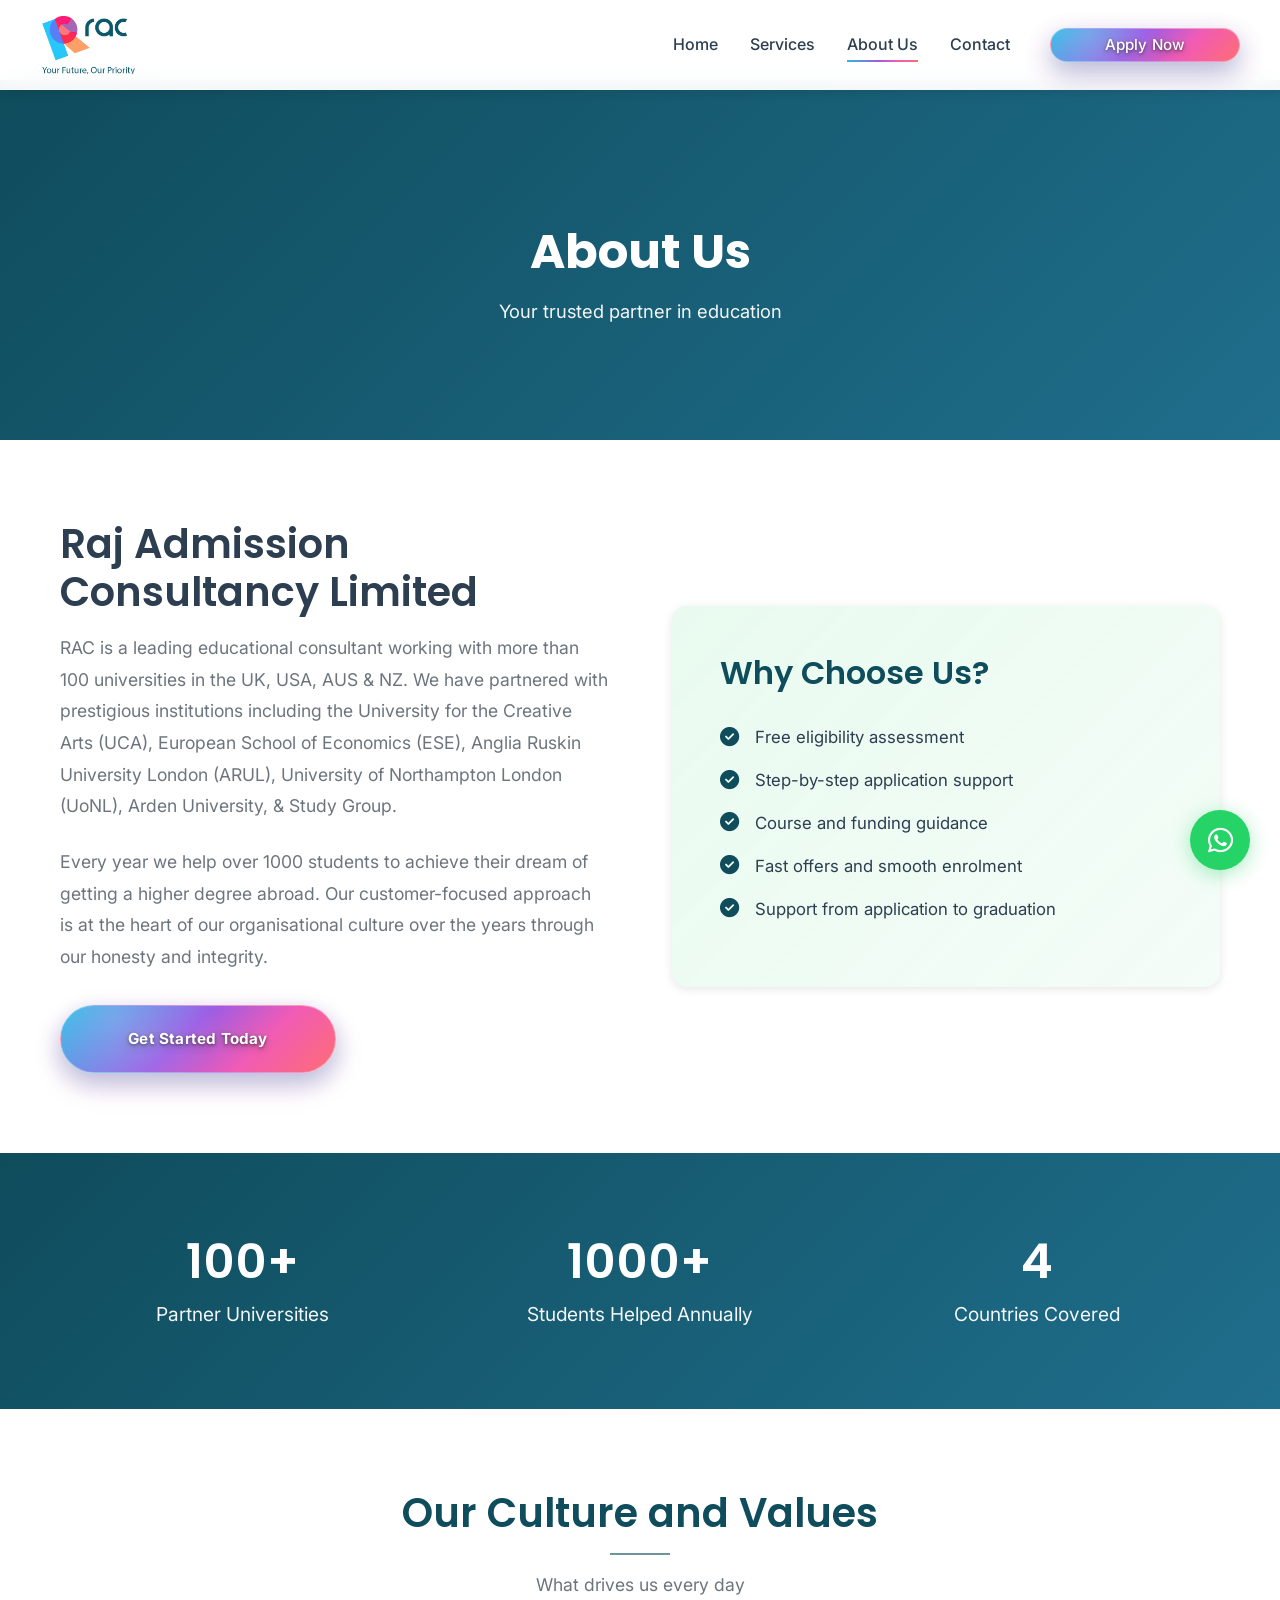
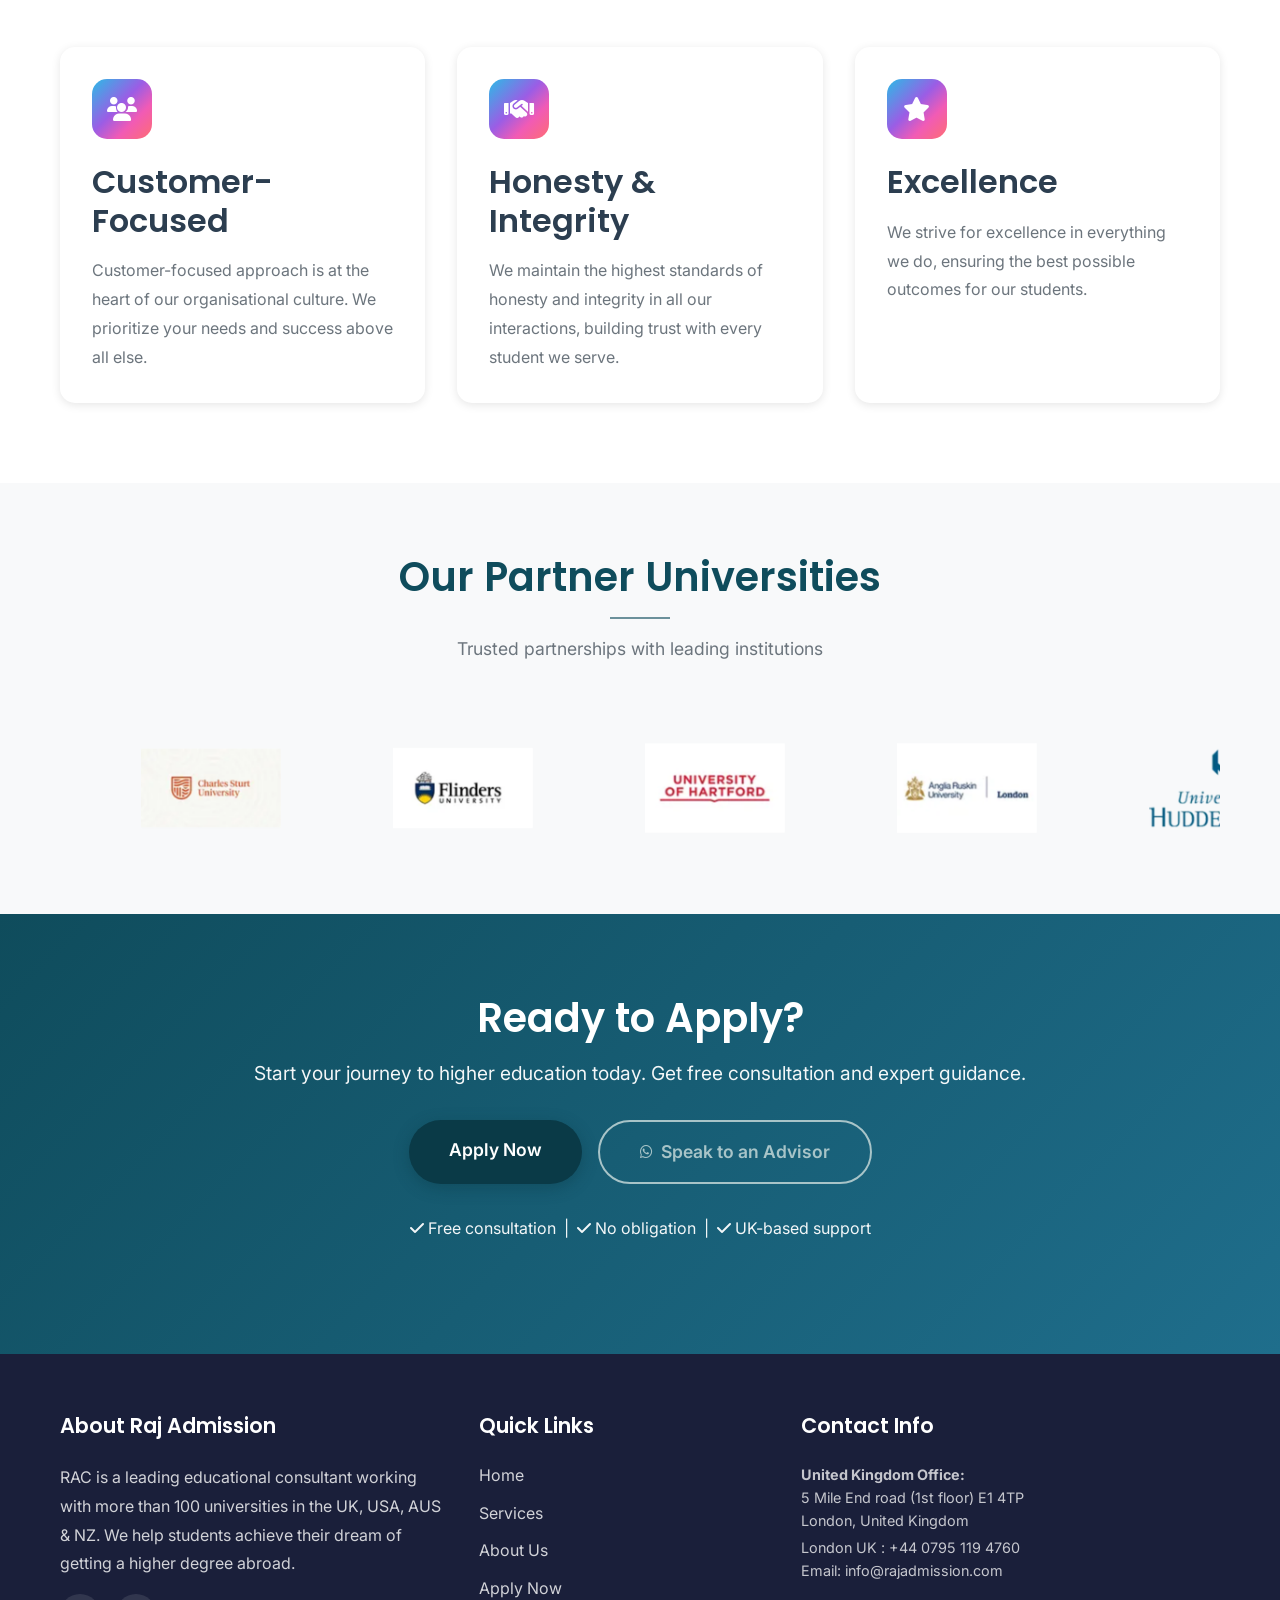
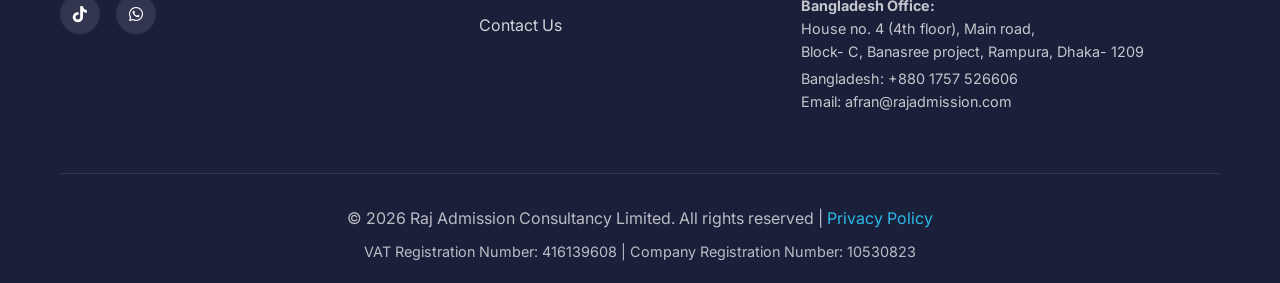
<file: about.html>
<!DOCTYPE html>
<html lang="en">
<head>
    <meta charset="UTF-8">
    <meta name="viewport" content="width=device-width, initial-scale=1.0">
    <meta name="description" content="About Raj Admission Consultancy - Leading educational consultant helping students achieve their dreams of studying abroad.">
    <title>About Us - Raj Admission Consultancy</title>
    
    <!-- Favicon -->
    <link rel="icon" type="image/png" href="assets/images/favicon.png">
    
    <!-- CSS -->
    <link rel="stylesheet" href="assets/css/style.css">
    
    <!-- Font Awesome -->
    <link rel="stylesheet" href="https://cdnjs.cloudflare.com/ajax/libs/font-awesome/6.4.0/css/all.min.css">
    
    <!-- AOS (Animate On Scroll) -->
    <link href="https://unpkg.com/aos@2.3.1/dist/aos.css" rel="stylesheet">
</head>
<body>
    <!-- Navbar -->
    <nav class="navbar">
        <div class="navbar-container">
            <div class="navbar-logo">
                <a href="/">
                    <img src="assets/images/logo.png" alt="Raj Admission Consultancy Logo">
                </a>
            </div>
            <button class="mobile-menu-toggle" aria-label="Toggle menu">☰</button>
            <ul class="navbar-menu">
                <li><a href="/" data-page="index">Home</a></li>
                <li><a href="services.html" data-page="services">Services</a></li>
                <li><a href="about.html" data-page="about">About Us</a></li>
                <li><a href="contact.html" data-page="contact">Contact</a></li>
                <li><a href="apply.html" class="btn-apply">Apply Now</a></li>
            </ul>
        </div>
    </nav>

    <!-- Page Header -->
    <section class="hero page-hero" style="min-height: 40vh; background: linear-gradient(135deg, var(--deep-teal) 0%, var(--slate-blue) 100%);">
        <div class="hero-content" data-aos="fade-up">
            <h1>About Us</h1>
            <p class="subheadline">Your trusted partner in education</p>
        </div>
    </section>

    <!-- About Section -->
    <section class="section">
        <div class="container">
            <div class="grid grid-2" style="align-items: center; gap: 4rem;">
                <div data-aos="fade-right">
                    <h2>Raj Admission Consultancy Limited</h2>
                    <p style="font-size: 1.1rem; line-height: 1.8; color: var(--text-light); margin-bottom: 1.5rem;">
                        RAC is a leading educational consultant working with more than 100 universities in the UK, USA, AUS & NZ. We have partnered with prestigious institutions including the University for the Creative Arts (UCA), European School of Economics (ESE), Anglia Ruskin University London (ARUL), University of Northampton London (UoNL), Arden University, & Study Group.
                    </p>
                    <p style="font-size: 1.1rem; line-height: 1.8; color: var(--text-light); margin-bottom: 1.5rem;">
                        Every year we help over 1000 students to achieve their dream of getting a higher degree abroad. Our customer-focused approach is at the heart of our organisational culture over the years through our honesty and integrity.
                    </p>
                    <div style="margin-top: 2rem;">
                        <a href="apply.html" class="btn-apply">Get Started Today</a>
                    </div>
                </div>
                <div data-aos="fade-left">
                    <div class="card" style="padding: 3rem; background: linear-gradient(135deg, rgba(37, 211, 102, 0.1) 0%, rgba(37, 211, 102, 0.05) 100%);">
                        <h3 style="color: var(--primary-green); margin-bottom: 2rem;">Why Choose Us?</h3>
                        <ul style="list-style: none; padding: 0;">
                            <li style="margin-bottom: 1rem; display: flex; align-items: flex-start; gap: 1rem;">
                                <i class="fas fa-check-circle" style="color: var(--deep-teal); font-size: 1.2rem; margin-top: 0.2rem;"></i>
                                <span style="font-size: 1.05rem;">Free eligibility assessment</span>
                            </li>
                            <li style="margin-bottom: 1rem; display: flex; align-items: flex-start; gap: 1rem;">
                                <i class="fas fa-check-circle" style="color: var(--deep-teal); font-size: 1.2rem; margin-top: 0.2rem;"></i>
                                <span style="font-size: 1.05rem;">Step-by-step application support</span>
                            </li>
                            <li style="margin-bottom: 1rem; display: flex; align-items: flex-start; gap: 1rem;">
                                <i class="fas fa-check-circle" style="color: var(--deep-teal); font-size: 1.2rem; margin-top: 0.2rem;"></i>
                                <span style="font-size: 1.05rem;">Course and funding guidance</span>
                            </li>
                            <li style="margin-bottom: 1rem; display: flex; align-items: flex-start; gap: 1rem;">
                                <i class="fas fa-check-circle" style="color: var(--deep-teal); font-size: 1.2rem; margin-top: 0.2rem;"></i>
                                <span style="font-size: 1.05rem;">Fast offers and smooth enrolment</span>
                            </li>
                            <li style="margin-bottom: 1rem; display: flex; align-items: flex-start; gap: 1rem;">
                                <i class="fas fa-check-circle" style="color: var(--deep-teal); font-size: 1.2rem; margin-top: 0.2rem;"></i>
                                <span style="font-size: 1.05rem;">Support from application to graduation</span>
                            </li>
                        </ul>
                    </div>
                </div>
            </div>
        </div>
    </section>

    <!-- Stats Section -->
    <section class="section" style="background: linear-gradient(135deg, var(--deep-teal) 0%, var(--slate-blue) 100%); color: white;">
        <div class="container">
            <div class="grid grid-3">
                <div class="text-center" data-aos="fade-up" data-aos-delay="100">
                    <h2 style="color: white; font-size: 3rem; margin-bottom: 0.5rem;">100+</h2>
                    <p style="font-size: 1.2rem; opacity: 0.95;">Partner Universities</p>
                </div>
                <div class="text-center" data-aos="fade-up" data-aos-delay="200">
                    <h2 style="color: white; font-size: 3rem; margin-bottom: 0.5rem;">1000+</h2>
                    <p style="font-size: 1.2rem; opacity: 0.95;">Students Helped Annually</p>
                </div>
                <div class="text-center" data-aos="fade-up" data-aos-delay="300">
                    <h2 style="color: white; font-size: 3rem; margin-bottom: 0.5rem;">4</h2>
                    <p style="font-size: 1.2rem; opacity: 0.95;">Countries Covered</p>
                </div>
            </div>
        </div>
    </section>

    <!-- Our Values Section -->
    <section class="section">
        <div class="container">
            <div class="section-title" data-aos="fade-up">
                <h2>Our Culture and Values</h2>
                <p>What drives us every day</p>
            </div>
            <div class="grid grid-3">
                <div class="card" data-aos="fade-up" data-aos-delay="100">
                    <div class="card-icon">
                        <i class="fas fa-users"></i>
                    </div>
                    <h3>Customer-Focused</h3>
                    <p>Customer-focused approach is at the heart of our organisational culture. We prioritize your needs and success above all else.</p>
                </div>
                <div class="card" data-aos="fade-up" data-aos-delay="200">
                    <div class="card-icon">
                        <i class="fas fa-handshake"></i>
                    </div>
                    <h3>Honesty & Integrity</h3>
                    <p>We maintain the highest standards of honesty and integrity in all our interactions, building trust with every student we serve.</p>
                </div>
                <div class="card" data-aos="fade-up" data-aos-delay="300">
                    <div class="card-icon">
                        <i class="fas fa-star"></i>
                    </div>
                    <h3>Excellence</h3>
                    <p>We strive for excellence in everything we do, ensuring the best possible outcomes for our students.</p>
                </div>
            </div>
        </div>
    </section>

    <!-- Partner Universities -->
    <section class="university-section" id="partners">
        <div class="container">
            <div class="section-title" data-aos="fade-up">
                <h2>Our Partner Universities</h2>
                <p>Trusted partnerships with leading institutions</p>
            </div>
            <div class="university-scroll-wrapper">
                <div class="university-scroll" id="universityScroll" aria-label="University partners">
                    <div class="university-track">
                    <div class="university-logo" data-aos="fade-up" data-aos-delay="100">
                        <img src="assets/images/Attached_image.png" alt="Lancaster University logo">
                    </div>
                    <div class="university-logo" data-aos="fade-up" data-aos-delay="150">
                        <img src="assets/images/Attached_image1.png" alt="University of Northampton logo">
                    </div>
                    <div class="university-logo" data-aos="fade-up" data-aos-delay="200">
                        <img src="assets/images/Attached_image2.png" alt="Royal Holloway University of London logo">
                    </div>
                    <div class="university-logo" data-aos="fade-up" data-aos-delay="250">
                        <img src="assets/images/Attached_image3.png" alt="University of Leeds logo">
                    </div>
                    <div class="university-logo" data-aos="fade-up" data-aos-delay="300">
                        <img src="assets/images/Attached_image4.png" alt="Anglia Ruskin University logo">
                    </div>
                    <div class="university-logo" data-aos="fade-up" data-aos-delay="350">
                        <img src="assets/images/Attached_image5.png" alt="University of Huddersfield logo">
                    </div>
                    <div class="university-logo" data-aos="fade-up" data-aos-delay="400">
                        <img src="assets/images/Attached_image6.png" alt="University of Hartford logo">
                    </div>
                    <div class="university-logo" data-aos="fade-up" data-aos-delay="450">
                        <img src="assets/images/Surrey-150x150.png" alt="University of Surrey logo">
                    </div>
                    <div class="university-logo" data-aos="fade-up" data-aos-delay="500">
                        <img src="assets/images/Leeds-150x150.png" alt="Flinders University logo">
                    </div>
                    <div class="university-logo" data-aos="fade-up" data-aos-delay="550">
                        <img src="assets/images/Northampton-150x150.png" alt="Baylor University logo">
                    </div>
                    <div class="university-logo" data-aos="fade-up" data-aos-delay="600">
                        <img src="assets/images/Royal-Holloway-150x150.png" alt="Charles Sturt University logo">
                    </div>
                </div>
            </div>
        </div>
    </section>

    <!-- CTA Section -->
    <section class="cta-section" id="contact">
        <div class="container">
            <div data-aos="fade-up">
                <h2>Ready to Apply?</h2>
                <p>Start your journey to higher education today. Get free consultation and expert guidance.</p>
                <div style="display: flex; gap: 1rem; justify-content: center; flex-wrap: wrap; margin-top: 2rem;">
                    <a href="apply.html" class="btn-primary">Apply Now</a>
                    <a href="https://wa.me/447951194760?text=Hi%2C%20I%27m%20interested%20%2C%20%20Can%20you%20please%20help%20me%20apply%3F" class="btn-secondary" target="_blank">
                        <i class="fab fa-whatsapp"></i> Speak to an Advisor
                    </a>
                </div>
                <p style="margin-top: 2rem; font-size: 1rem;">
                    <i class="fas fa-check"></i> Free consultation &nbsp;|&nbsp; 
                    <i class="fas fa-check"></i> No obligation &nbsp;|&nbsp; 
                    <i class="fas fa-check"></i> UK-based support
                </p>
            </div>
        </div>
    </section>

    <!-- Footer -->
    <footer class="footer">
        <div class="container">
            <div class="footer-content">
                <!-- About Us Column -->
                <div class="footer-column">
                    <h3>About Raj Admission</h3>
                    <p>RAC is a leading educational consultant working with more than 100 universities in the UK, USA, AUS & NZ. We help students achieve their dream of getting a higher degree abroad.</p>
                    <div class="social-links">
                        <a href="https://www.tiktok.com/@study_with_rac" target="_blank" rel="noopener noreferrer" aria-label="TikTok">
                            <i class="fab fa-tiktok"></i>
                        </a>
                        <a href="https://wa.me/447951194760?text=Hi%2C%20I%27m%20interested%20%2C%20%20Can%20you%20please%20help%20me%20apply%3F" target="_blank" rel="noopener noreferrer" aria-label="WhatsApp">
                            <i class="fab fa-whatsapp"></i>
                        </a>
                    </div>
                </div>

                <!-- Quick Links Column -->
                <div class="footer-column">
                    <h3>Quick Links</h3>
                    <ul class="footer-links">
                        <li><a href="/">Home</a></li>
                        <li><a href="services.html">Services</a></li>
                        <li><a href="about.html">About Us</a></li>
                        <li><a href="apply.html">Apply Now</a></li>
                        <li><a href="contact.html">Contact Us</a></li>
                    </ul>
                </div>

                <!-- Contact Info Column -->
                <div class="footer-column">
                    <h3>Contact Info</h3>
                    <ul class="footer-contact-info">
                        <li>
                            <div>
                                <strong>United Kingdom Office:</strong><br>
                                5 Mile End road (1st floor) E1 4TP<br>
                                London, United Kingdom<br>
                                <span style="display:block; margin-top:4px;">
                                    London UK : <a href="tel:+4407951194760">+44 0795 119 4760</a><br>
                                    Email: <a href="mailto:info@rajadmission.com">info@rajadmission.com</a>
                                </span>
                            </div>
                        </li>
                        <li>
                            <div>
                                <strong>Bangladesh Office:</strong><br>
                                House no. 4 (4th floor), Main road,<br>
                                Block- C, Banasree project, Rampura, Dhaka- 1209<br>
                                <span style="display:block; margin-top:4px;">
                                    Bangladesh: <a href="tel:+8801757526606">+880 1757 526606</a><br>
                                    Email: <a href="mailto:afran@rajadmission.com">afran@rajadmission.com</a>
                                </span>
                            </div>
                        </li>
                    </ul>
                </div>
            </div>

            <!-- Bottom Bar -->
            <div class="footer-bottom">
                <p>&copy; 2026 Raj Admission Consultancy Limited. All rights reserved | 
                <a href="privacy.html">Privacy Policy</a></p>
                <p style="margin-top: 0.5rem; font-size: 0.9rem;">
                    VAT Registration Number: 416139608 | Company Registration Number: 10530823
                </p>
            </div>
        </div>
    </footer>
    <a href="https://wa.me/447951194760?text=Hi%2C%20I%27m%20interested%20%2C%20%20Can%20you%20please%20help%20me%20apply%3F" target="_blank" rel="noopener noreferrer" class="whatsapp-float" aria-label="Chat on WhatsApp">
        <i class="fab fa-whatsapp"></i>
    </a>

    <!-- JavaScript -->
    <script src="https://unpkg.com/aos@2.3.1/dist/aos.js"></script>
    <script src="assets/js/script.js"></script>
</body>
</html>
</file>
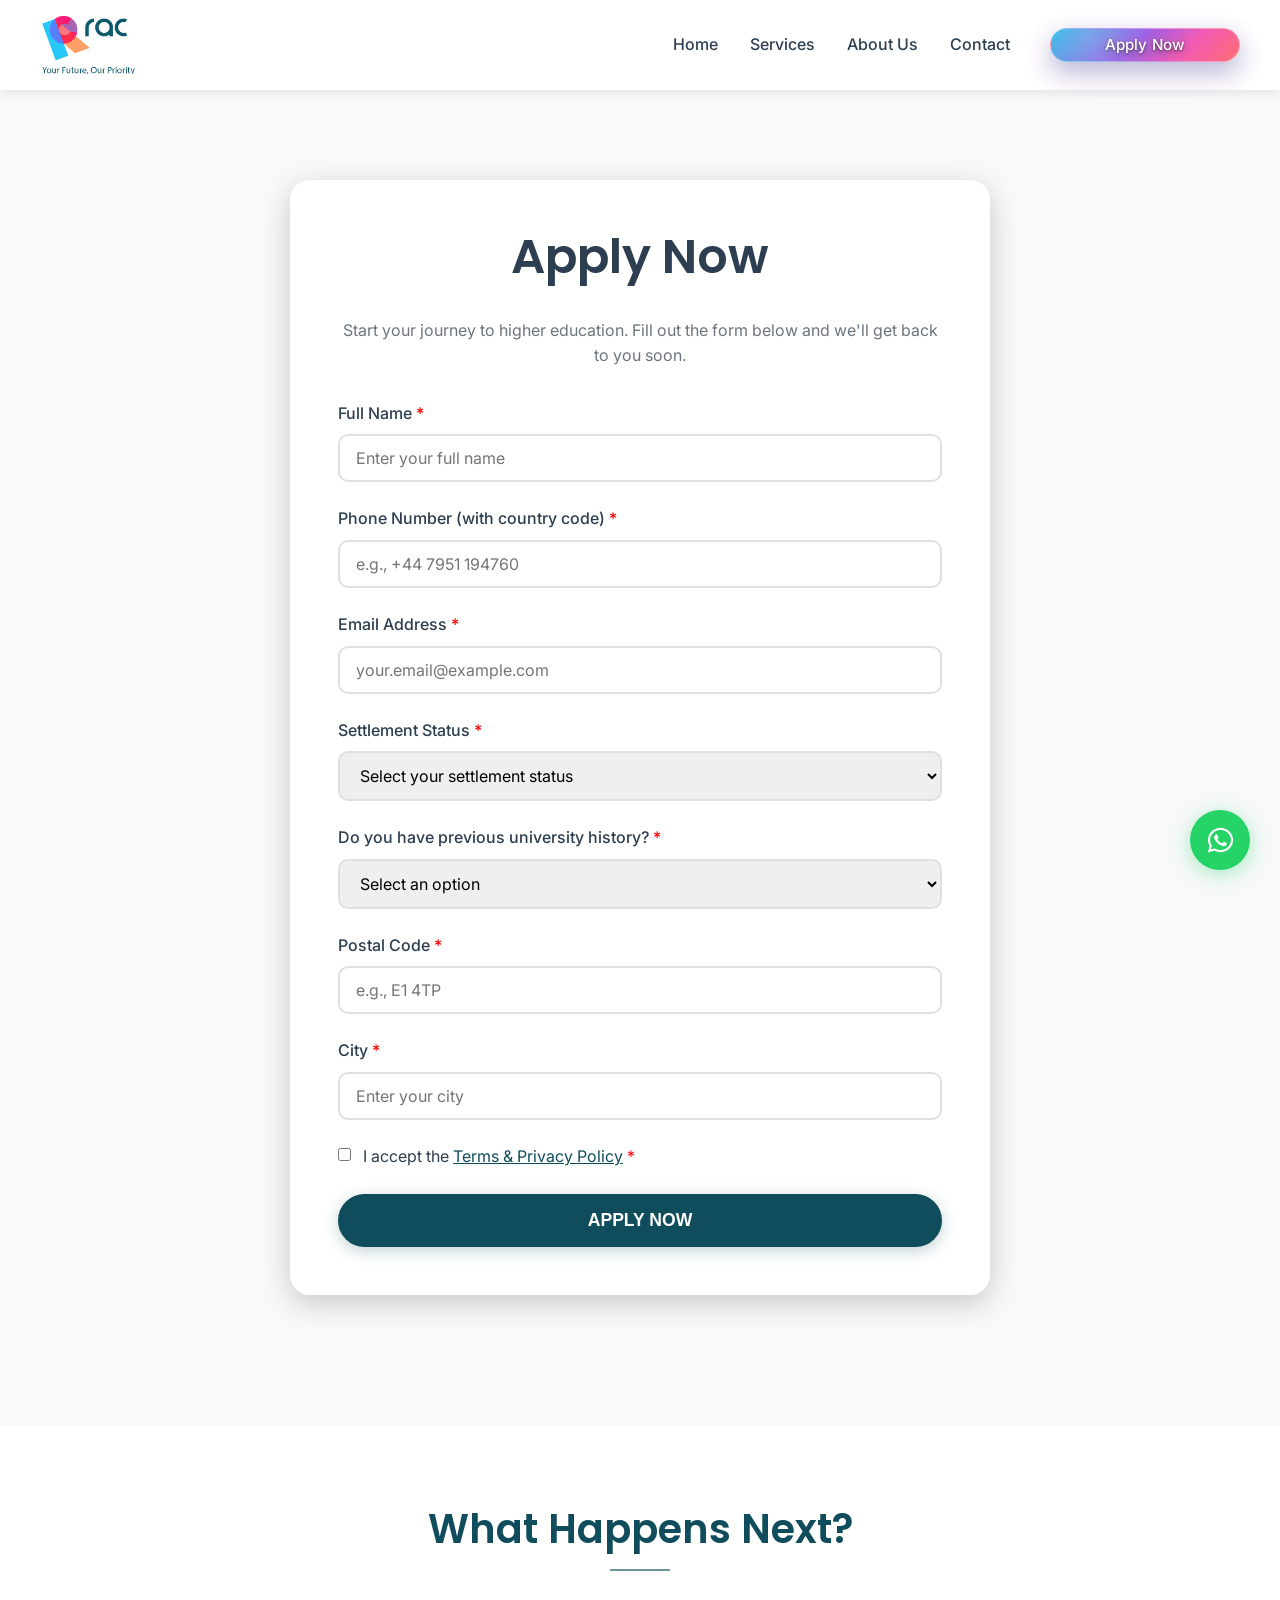
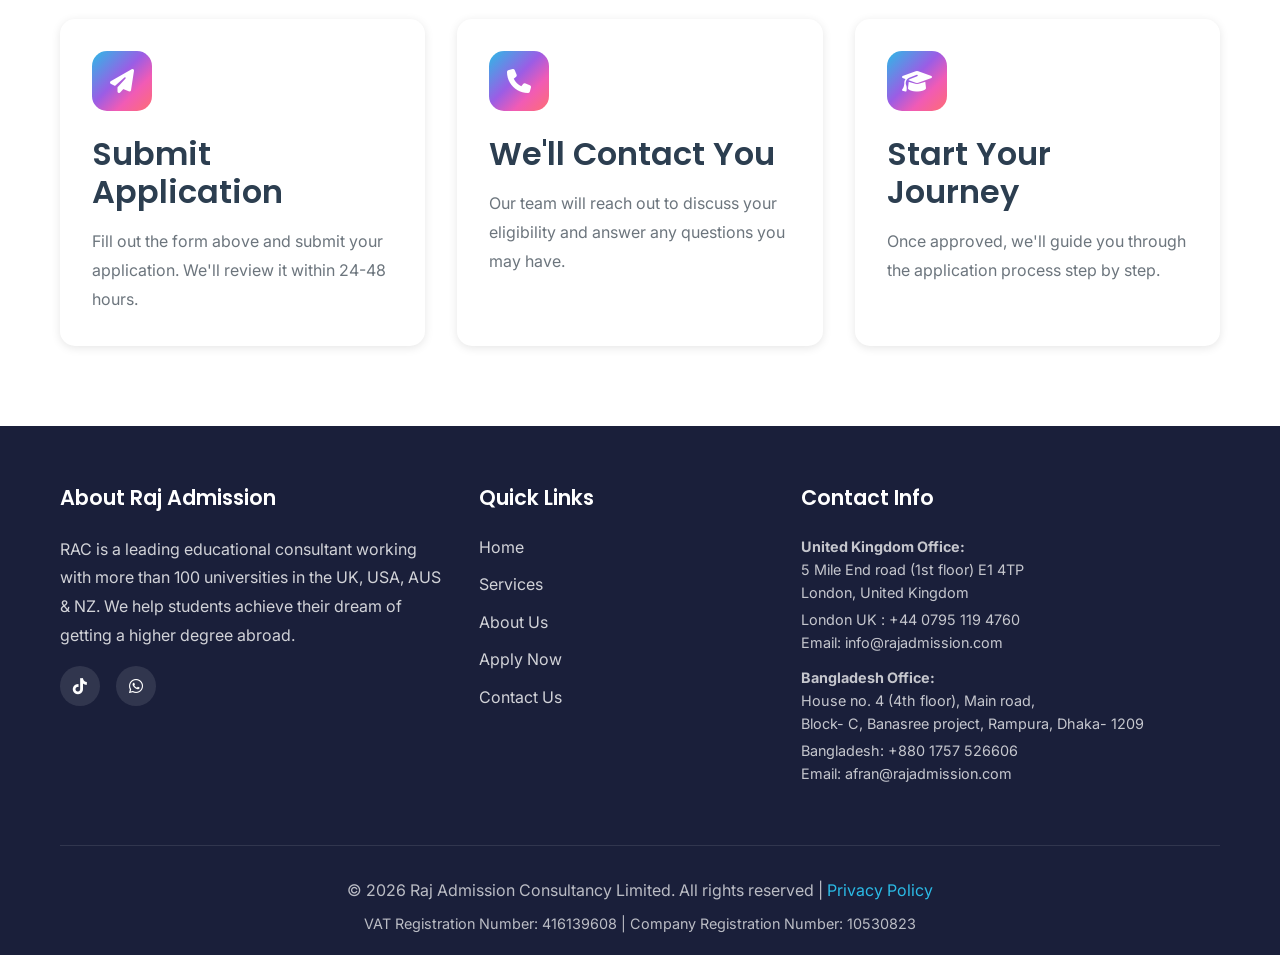
<file: apply.html>
<!DOCTYPE html>
<html lang="en">
<head>
    <meta charset="UTF-8">
    <meta name="viewport" content="width=device-width, initial-scale=1.0">
    <meta name="description" content="Apply Now - Raj Admission Consultancy. Start your journey to higher education today.">
    <title>Apply Now - Raj Admission Consultancy</title>
    
    <!-- Favicon -->
    <link rel="icon" type="image/png" href="assets/images/favicon.png">
    
    <!-- CSS -->
    <link rel="stylesheet" href="assets/css/style.css">
    
    <!-- Font Awesome -->
    <link rel="stylesheet" href="https://cdnjs.cloudflare.com/ajax/libs/font-awesome/6.4.0/css/all.min.css">
    
    <!-- AOS (Animate On Scroll) -->
    <link href="https://unpkg.com/aos@2.3.1/dist/aos.css" rel="stylesheet">
</head>
<body>
    <!-- Navbar -->
    <nav class="navbar">
        <div class="navbar-container">
            <div class="navbar-logo">
                <a href="/">
                    <img src="assets/images/logo.png" alt="Raj Admission Consultancy Logo">
                </a>
            </div>
            <button class="mobile-menu-toggle" aria-label="Toggle menu">☰</button>
            <ul class="navbar-menu">
                <li><a href="/" data-page="index">Home</a></li>
                <li><a href="services.html" data-page="services">Services</a></li>
                <li><a href="about.html" data-page="about">About Us</a></li>
                <li><a href="contact.html" data-page="contact">Contact</a></li>
                <li><a href="apply.html" class="btn-apply">Apply Now</a></li>
            </ul>
        </div>
    </nav>

    <!-- Form Section -->
    <section class="section" style="background: #f8f9fa; min-height: calc(100vh - 200px);">
        <div class="container">
            <div class="form-container" data-aos="fade-up">
                <h1>Apply Now</h1>
                <p style="text-align: center; color: var(--text-light); margin-bottom: 2rem;">
                    Start your journey to higher education. Fill out the form below and we'll get back to you soon.
                </p>
                
                <form id="applyForm">
                    <!-- Full Name -->
                    <div class="form-group">
                        <label for="fullName">Full Name <span style="color: red;">*</span></label>
                        <input type="text" id="fullName" name="fullName" required placeholder="Enter your full name">
                    </div>

                    <!-- Phone -->
                    <div class="form-group">
                        <label for="phone">Phone Number (with country code) <span style="color: red;">*</span></label>
                        <input type="tel" id="phone" name="phone" required placeholder="e.g., +44 7951 194760">
                    </div>

                    <!-- Email -->
                    <div class="form-group">
                        <label for="email">Email Address <span style="color: red;">*</span></label>
                        <input type="email" id="email" name="email" required placeholder="your.email@example.com">
                    </div>

                    <!-- Settlement Status -->
                    <div class="form-group">
                        <label for="settlementStatus">Settlement Status <span style="color: red;">*</span></label>
                        <select id="settlementStatus" name="settlementStatus" required>
                            <option value="">Select your settlement status</option>
                            <option value="British Passport Holder">British Passport Holder</option>
                            <option value="EU Settled Status">EU Settled Status</option>
                            <option value="EU Pre-Settled Status">EU Pre-Settled Status</option>
                            <option value="Indefinite Leave to Remain (ILR)">Indefinite Leave to Remain (ILR)</option>
                            <option value="Refugee Status">Refugee Status</option>
                            <option value="Other">Other</option>
                        </select>
                    </div>

                    <!-- University History -->
                    <div class="form-group">
                        <label for="universityHistory">Do you have previous university history? <span style="color: red;">*</span></label>
                        <select id="universityHistory" name="universityHistory" required>
                            <option value="">Select an option</option>
                            <option value="Yes">Yes</option>
                            <option value="No">No</option>
                        </select>
                    </div>

                    <!-- Postal Code -->
                    <div class="form-group">
                        <label for="postalCode">Postal Code <span style="color: red;">*</span></label>
                        <input type="text" id="postalCode" name="postalCode" required placeholder="e.g., E1 4TP">
                    </div>

                    <!-- City -->
                    <div class="form-group">
                        <label for="city">City <span style="color: red;">*</span></label>
                        <input type="text" id="city" name="city" required placeholder="Enter your city">
                    </div>

                    <!-- Terms & Privacy -->
                    <div class="checkbox-group">
                        <input type="checkbox" id="termsAccepted" name="termsAccepted" required>
                        <label for="termsAccepted">
                            I accept the <a href="privacy.html" target="_blank">Terms & Privacy Policy</a> <span style="color: red;">*</span>
                        </label>
                    </div>

                    <!-- Submit Button -->
                    <button type="submit" class="form-submit">
                        APPLY NOW
                    </button>
                </form>
            </div>
        </div>
    </section>

    <!-- Additional Info Section -->
    <section class="section" style="background: white;">
        <div class="container">
            <div class="section-title" data-aos="fade-up">
                <h2>What Happens Next?</h2>
            </div>
            <div class="grid grid-3">
                <div class="card" data-aos="fade-up" data-aos-delay="100">
                    <div class="card-icon">
                        <i class="fas fa-paper-plane"></i>
                    </div>
                    <h3>Submit Application</h3>
                    <p>Fill out the form above and submit your application. We'll review it within 24-48 hours.</p>
                </div>
                <div class="card" data-aos="fade-up" data-aos-delay="200">
                    <div class="card-icon">
                        <i class="fas fa-phone"></i>
                    </div>
                    <h3>We'll Contact You</h3>
                    <p>Our team will reach out to discuss your eligibility and answer any questions you may have.</p>
                </div>
                <div class="card" data-aos="fade-up" data-aos-delay="300">
                    <div class="card-icon">
                        <i class="fas fa-graduation-cap"></i>
                    </div>
                    <h3>Start Your Journey</h3>
                    <p>Once approved, we'll guide you through the application process step by step.</p>
                </div>
            </div>
        </div>
    </section>

    <!-- Footer -->
    <footer class="footer">
        <div class="container">
            <div class="footer-content">
                <!-- About Us Column -->
                <div class="footer-column">
                    <h3>About Raj Admission</h3>
                    <p>RAC is a leading educational consultant working with more than 100 universities in the UK, USA, AUS & NZ. We help students achieve their dream of getting a higher degree abroad.</p>
                    <div class="social-links">
                        <a href="https://www.tiktok.com/@study_with_rac" target="_blank" rel="noopener noreferrer" aria-label="TikTok">
                            <i class="fab fa-tiktok"></i>
                        </a>
                        <a href="https://wa.me/447951194760?text=Hi%2C%20I%27m%20interested%20%2C%20%20Can%20you%20please%20help%20me%20apply%3F" target="_blank" rel="noopener noreferrer" aria-label="WhatsApp">
                            <i class="fab fa-whatsapp"></i>
                        </a>
                    </div>
                </div>

                <!-- Quick Links Column -->
                <div class="footer-column">
                    <h3>Quick Links</h3>
                    <ul class="footer-links">
                        <li><a href="/">Home</a></li>
                        <li><a href="services.html">Services</a></li>
                        <li><a href="about.html">About Us</a></li>
                        <li><a href="apply.html">Apply Now</a></li>
                        <li><a href="contact.html">Contact Us</a></li>
                    </ul>
                </div>

                <!-- Contact Info Column -->
                <div class="footer-column">
                    <h3>Contact Info</h3>
                    <ul class="footer-contact-info">
                        <li>
                            <div>
                                <strong>United Kingdom Office:</strong><br>
                                5 Mile End road (1st floor) E1 4TP<br>
                                London, United Kingdom<br>
                                <span style="display:block; margin-top:4px;">
                                    London UK : <a href="tel:+4407951194760">+44 0795 119 4760</a><br>
                                    Email: <a href="mailto:info@rajadmission.com">info@rajadmission.com</a>
                                </span>
                            </div>
                        </li>
                        <li>
                            <div>
                                <strong>Bangladesh Office:</strong><br>
                                House no. 4 (4th floor), Main road,<br>
                                Block- C, Banasree project, Rampura, Dhaka- 1209<br>
                                <span style="display:block; margin-top:4px;">
                                    Bangladesh: <a href="tel:+8801757526606">+880 1757 526606</a><br>
                                    Email: <a href="mailto:afran@rajadmission.com">afran@rajadmission.com</a>
                                </span>
                            </div>
                        </li>
                    </ul>
                </div>
            </div>

            <!-- Bottom Bar -->
            <div class="footer-bottom">
                <p>&copy; 2026 Raj Admission Consultancy Limited. All rights reserved | 
                <a href="privacy.html">Privacy Policy</a></p>
                <p style="margin-top: 0.5rem; font-size: 0.9rem;">
                    VAT Registration Number: 416139608 | Company Registration Number: 10530823
                </p>
            </div>
        </div>
    </footer>
    <a href="https://wa.me/447951194760?text=Hi%2C%20I%27m%20interested%20%2C%20%20Can%20you%20please%20help%20me%20apply%3F" target="_blank" rel="noopener noreferrer" class="whatsapp-float" aria-label="Chat on WhatsApp">
        <i class="fab fa-whatsapp"></i>
    </a>

    <!-- JavaScript -->
    <script src="https://unpkg.com/aos@2.3.1/dist/aos.js"></script>
    <script src="assets/js/script.js"></script>
</body>
</html>
</file>
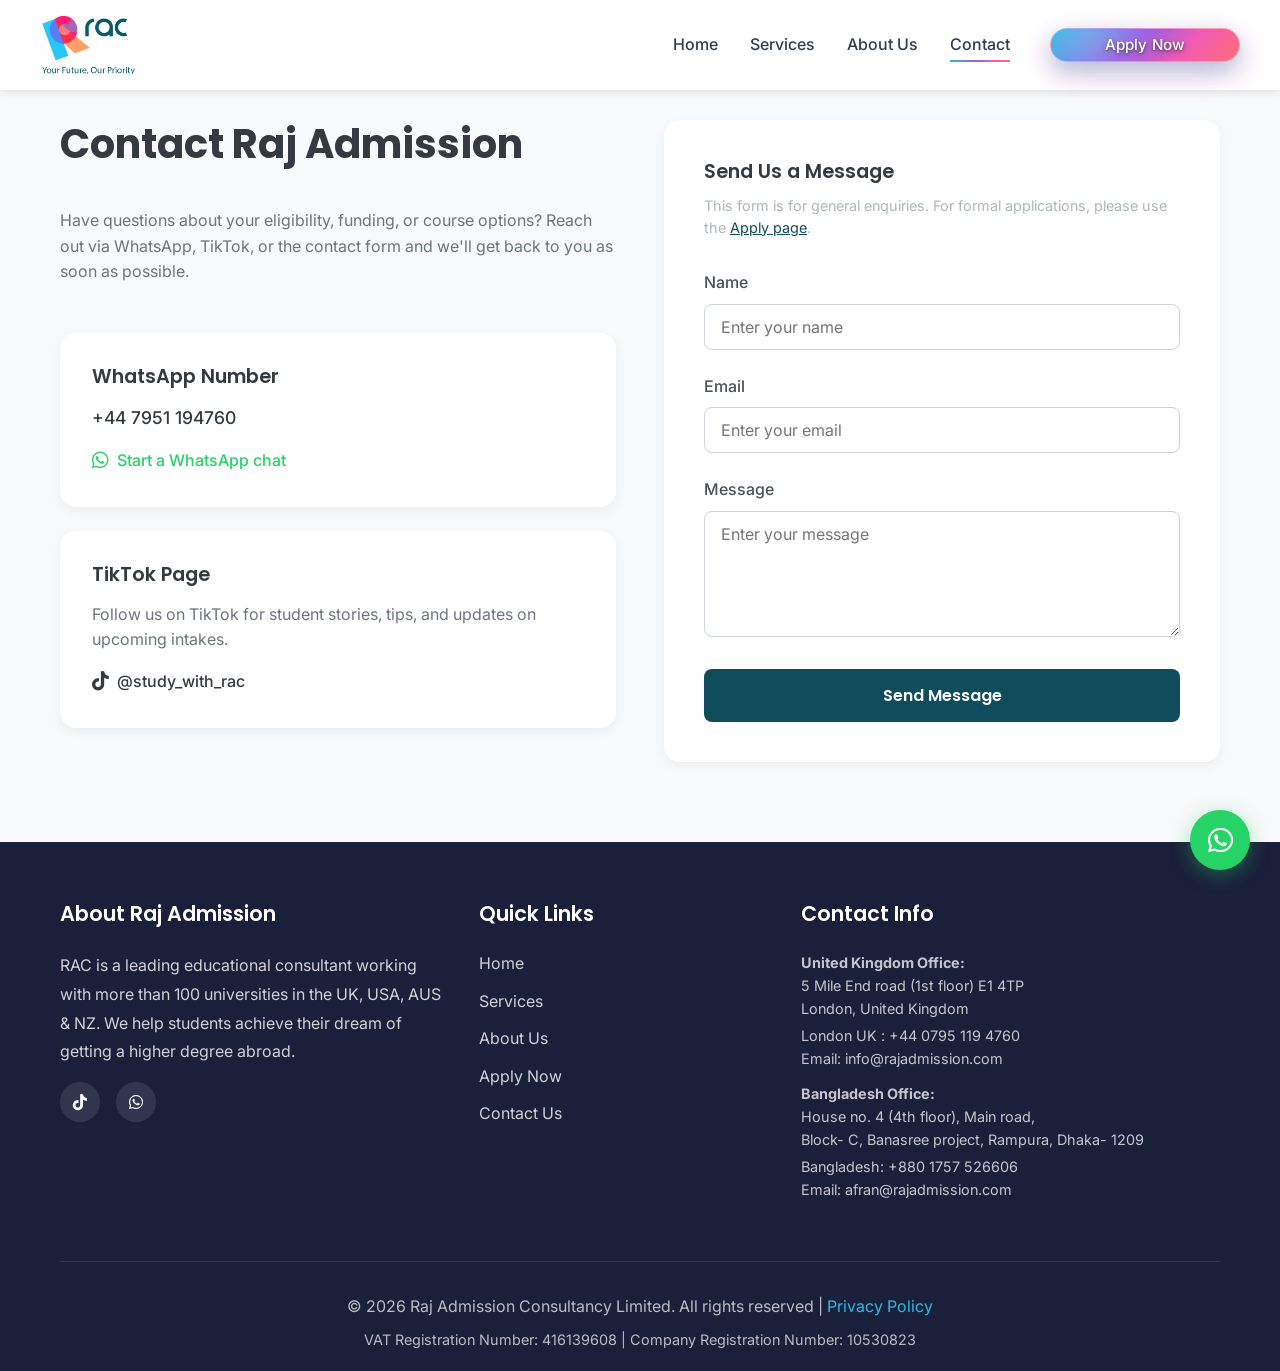
<file: contact.html>
<!DOCTYPE html>
<html lang="en">
<head>
    <meta charset="UTF-8">
    <meta name="viewport" content="width=device-width, initial-scale=1.0">
    <meta name="description" content="Contact Raj Admission Consultancy - Get in touch via WhatsApp, TikTok, or contact form.">
    <title>Contact Us - Raj Admission Consultancy</title>
    
    <!-- Favicon -->
    <link rel="icon" type="image/png" href="assets/images/favicon.png">
    
    <!-- CSS -->
    <link rel="stylesheet" href="assets/css/style.css">
    
    <!-- Font Awesome -->
    <link rel="stylesheet" href="https://cdnjs.cloudflare.com/ajax/libs/font-awesome/6.4.0/css/all.min.css">
    
    <!-- AOS (Animate On Scroll) -->
    <link href="https://unpkg.com/aos@2.3.1/dist/aos.css" rel="stylesheet">
</head>
<body>
    <!-- Navbar -->
    <nav class="navbar">
        <div class="navbar-container">
            <div class="navbar-logo">
                <a href="/">
                    <img src="assets/images/logo.png" alt="Raj Admission Consultancy Logo">
                </a>
            </div>
            <button class="mobile-menu-toggle" aria-label="Toggle menu">☰</button>
            <ul class="navbar-menu">
                <li><a href="/" data-page="index">Home</a></li>
                <li><a href="services.html" data-page="services">Services</a></li>
                <li><a href="about.html" data-page="about">About Us</a></li>
                <li><a href="contact.html" data-page="contact" class="active">Contact</a></li>
                <li><a href="apply.html" class="btn-apply">Apply Now</a></li>
            </ul>
        </div>
    </nav>

    <!-- Contact Section -->
    <section class="contact-page-section">
        <div class="container">
            <div class="contact-page-wrapper">
                <!-- Left Column: Information Cards -->
                <div class="contact-info-column">
                    <h1 class="contact-page-title" data-aos="fade-up">Contact Raj Admission</h1>
                    <p class="contact-page-intro" data-aos="fade-up" data-aos-delay="100">
                        Have questions about your eligibility, funding, or course options? Reach out via WhatsApp, TikTok, or the contact form and we'll get back to you as soon as possible.
                    </p>
                    
                    <!-- WhatsApp Card -->
                    <div class="contact-info-card" data-aos="fade-up" data-aos-delay="200">
                        <h3>WhatsApp Number</h3>
                        <p class="contact-number">+44 7951 194760</p>
                        <a href="https://wa.me/447951194760?text=Hi%2C%20I%27m%20interested%20%2C%20%20Can%20you%20please%20help%20me%20apply%3F" target="_blank" rel="noopener noreferrer" class="contact-link whatsapp-link">
                            <i class="fab fa-whatsapp"></i>
                            Start a WhatsApp chat
                        </a>
                    </div>
                    
                    <!-- TikTok Card -->
                    <div class="contact-info-card" data-aos="fade-up" data-aos-delay="300">
                        <h3>TikTok Page</h3>
                        <p class="contact-description">Follow us on TikTok for student stories, tips, and updates on upcoming intakes.</p>
                        <a href="https://www.tiktok.com/@study_with_rac" target="_blank" rel="noopener noreferrer" class="contact-link tiktok-link">
                            <i class="fab fa-tiktok"></i>
                            @study_with_rac
                        </a>
                    </div>
                </div>
                
                <!-- Right Column: Contact Form -->
                <div class="contact-form-column">
                    <div class="contact-form-card" data-aos="fade-up" data-aos-delay="200">
                        <h3>Send Us a Message</h3>
                        <p class="form-guidance">
                            This form is for general enquiries. For formal applications, please use the <a href="apply.html">Apply page</a>.
                        </p>
                        
                        <form id="contactForm" class="contact-form">
                            <!-- Name Field -->
                            <div class="contact-form-group">
                                <label for="contactName">Name</label>
                                <input type="text" id="contactName" name="name" required placeholder="Enter your name">
                            </div>
                            
                            <!-- Email Field -->
                            <div class="contact-form-group">
                                <label for="contactEmail">Email</label>
                                <input type="email" id="contactEmail" name="email" required placeholder="Enter your email">
                            </div>
                            
                            <!-- Message Field -->
                            <div class="contact-form-group">
                                <label for="contactMessage">Message</label>
                                <textarea id="contactMessage" name="message" rows="5" required placeholder="Enter your message"></textarea>
                            </div>
                            
                            <!-- Submit Button -->
                            <button type="submit" class="contact-submit-btn">
                                Send Message
                            </button>
                        </form>
                    </div>
                </div>
            </div>
        </div>
    </section>

    <!-- Footer -->
    <footer class="footer">
        <div class="container">
            <div class="footer-content">
                <!-- About Us Column -->
                <div class="footer-column">
                    <h3>About Raj Admission</h3>
                    <p>RAC is a leading educational consultant working with more than 100 universities in the UK, USA, AUS & NZ. We help students achieve their dream of getting a higher degree abroad.</p>
                    <div class="social-links">
                        <a href="https://www.tiktok.com/@study_with_rac" target="_blank" rel="noopener noreferrer" aria-label="TikTok">
                            <i class="fab fa-tiktok"></i>
                        </a>
                        <a href="https://wa.me/447951194760?text=Hi%2C%20I%27m%20interested%20%2C%20%20Can%20you%20please%20help%20me%20apply%3F" target="_blank" rel="noopener noreferrer" aria-label="WhatsApp">
                            <i class="fab fa-whatsapp"></i>
                        </a>
                    </div>
                </div>

                <!-- Quick Links Column -->
                <div class="footer-column">
                    <h3>Quick Links</h3>
                    <ul class="footer-links">
                        <li><a href="/">Home</a></li>
                        <li><a href="services.html">Services</a></li>
                        <li><a href="about.html">About Us</a></li>
                        <li><a href="apply.html">Apply Now</a></li>
                        <li><a href="contact.html">Contact Us</a></li>
                    </ul>
                </div>

                <!-- Contact Info Column -->
                <div class="footer-column">
                    <h3>Contact Info</h3>
                    <ul class="footer-contact-info">
                        <li>
                            <div>
                                <strong>United Kingdom Office:</strong><br>
                                5 Mile End road (1st floor) E1 4TP<br>
                                London, United Kingdom<br>
                                <span style="display:block; margin-top:4px;">
                                    London UK : <a href="tel:+4407951194760">+44 0795 119 4760</a><br>
                                    Email: <a href="mailto:info@rajadmission.com">info@rajadmission.com</a>
                                </span>
                            </div>
                        </li>
                        <li>
                            <div>
                                <strong>Bangladesh Office:</strong><br>
                                House no. 4 (4th floor), Main road,<br>
                                Block- C, Banasree project, Rampura, Dhaka- 1209<br>
                                <span style="display:block; margin-top:4px;">
                                    Bangladesh: <a href="tel:+8801757526606">+880 1757 526606</a><br>
                                    Email: <a href="mailto:afran@rajadmission.com">afran@rajadmission.com</a>
                                </span>
                            </div>
                        </li>
                    </ul>
                </div>
            </div>

            <!-- Bottom Bar -->
            <div class="footer-bottom">
                <p>&copy; 2026 Raj Admission Consultancy Limited. All rights reserved | 
                <a href="privacy.html">Privacy Policy</a></p>
                <p style="margin-top: 0.5rem; font-size: 0.9rem;">
                    VAT Registration Number: 416139608 | Company Registration Number: 10530823
                </p>
            </div>
        </div>
    </footer>

    <!-- WhatsApp Float Button -->
    <a href="https://wa.me/447951194760?text=Hi%2C%20I%27m%20interested%20%2C%20%20Can%20you%20please%20help%20me%20apply%3F" target="_blank" rel="noopener noreferrer" class="whatsapp-float" aria-label="Chat on WhatsApp">
        <i class="fab fa-whatsapp"></i>
    </a>

    <!-- JavaScript -->
    <script src="https://unpkg.com/aos@2.3.1/dist/aos.js"></script>
    <script src="assets/js/script.js"></script>
</body>
</html>
</file>
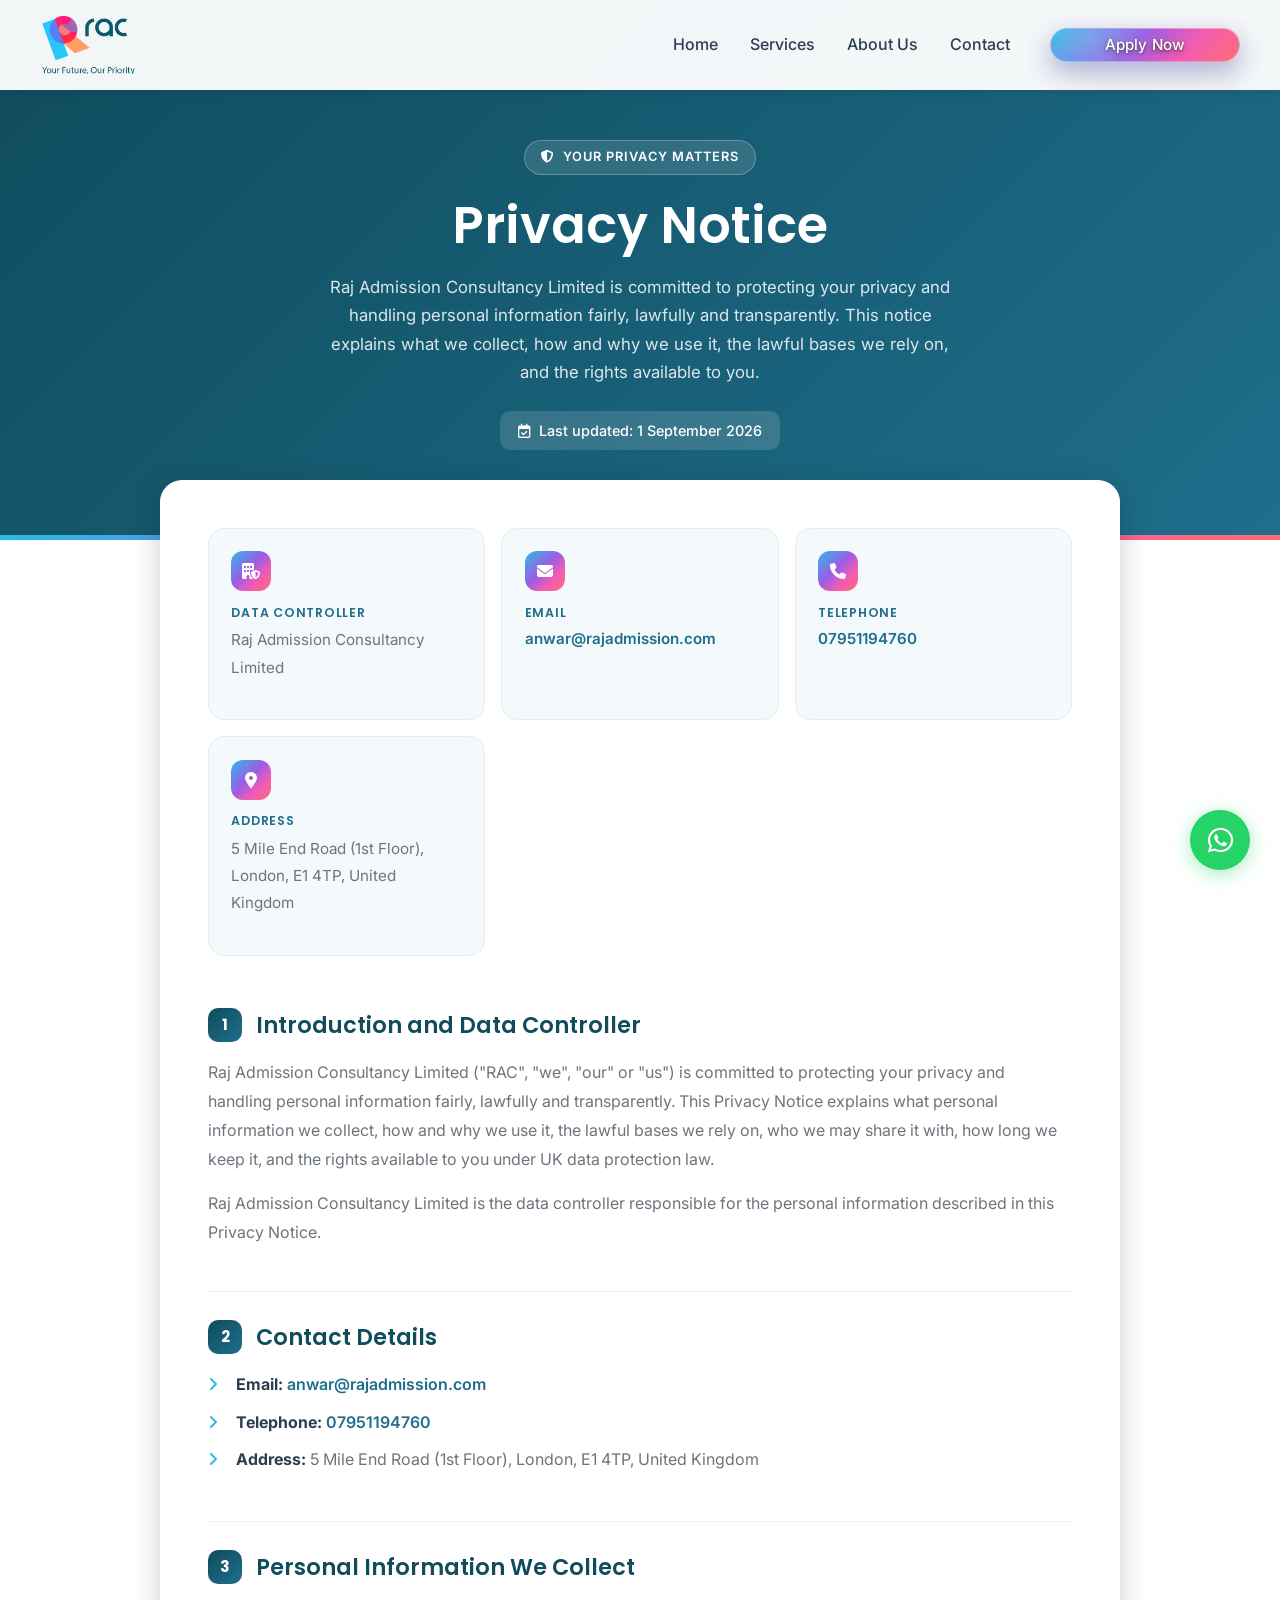
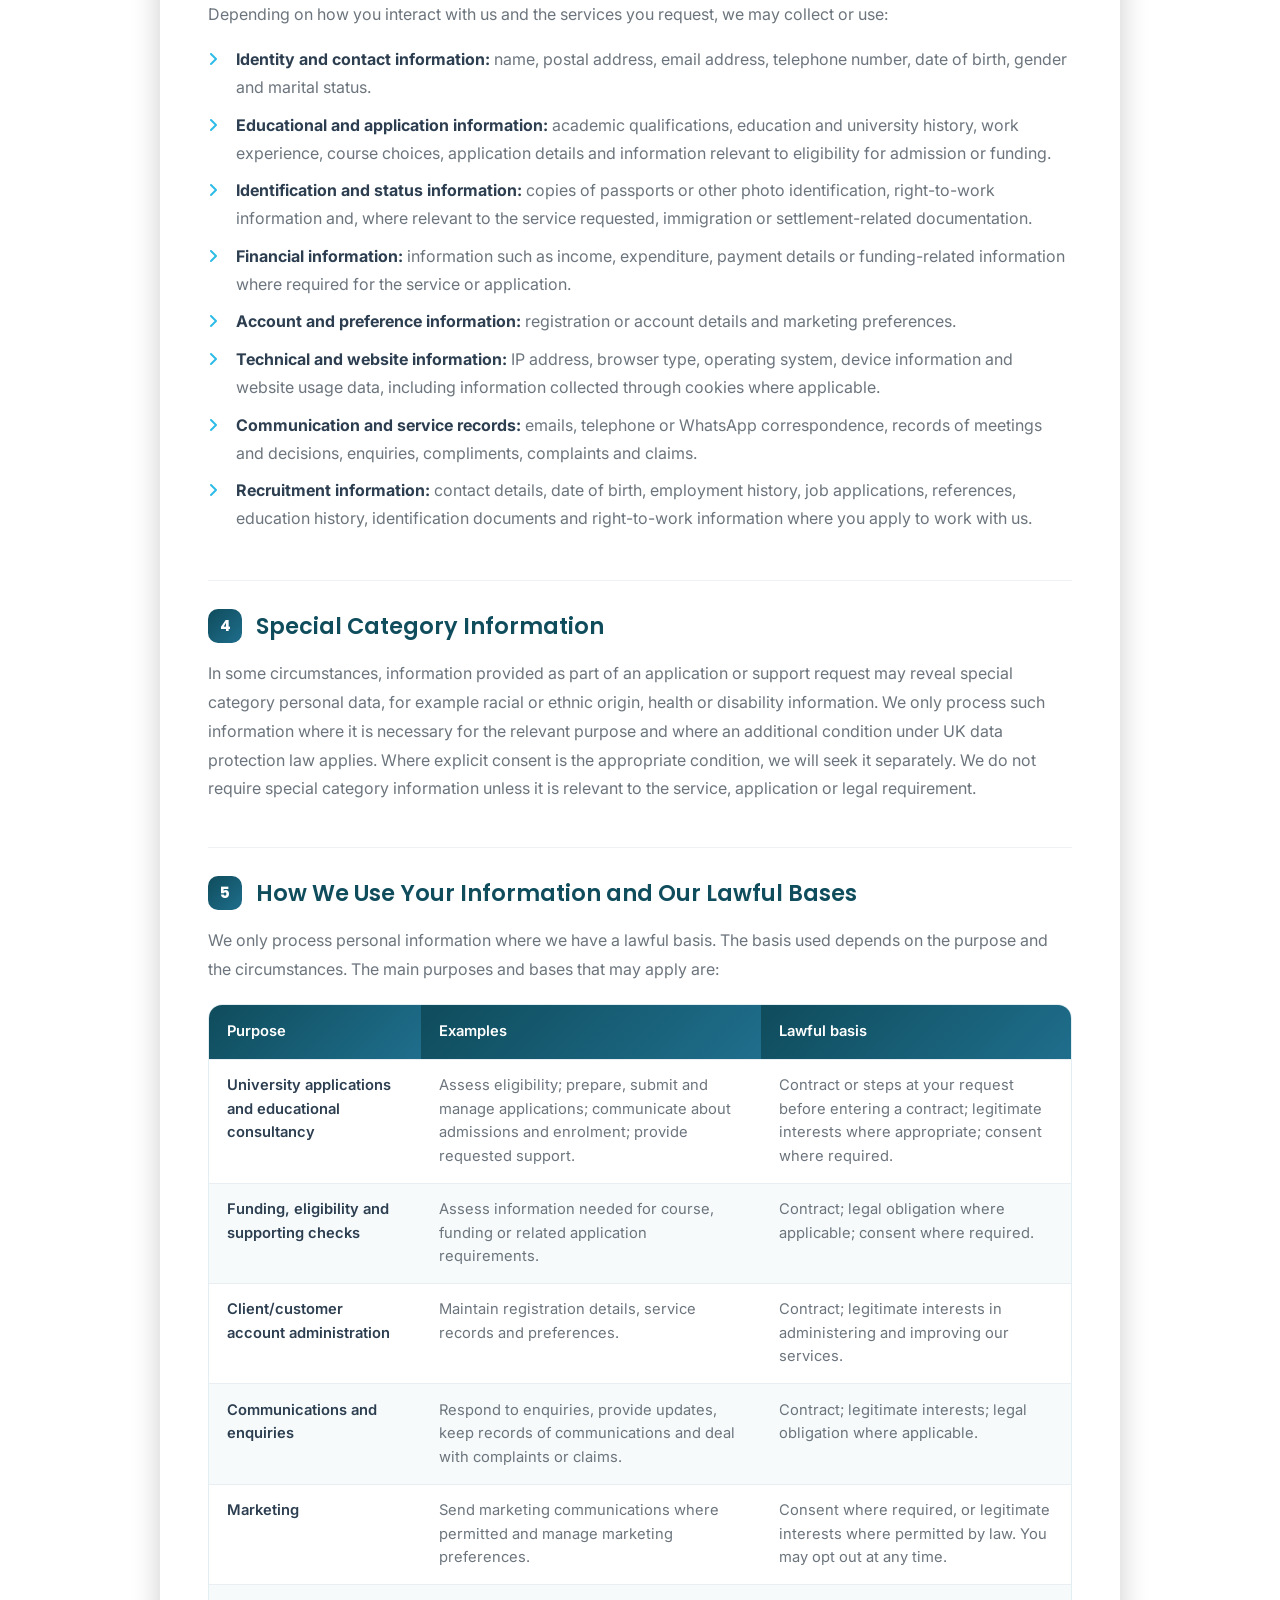
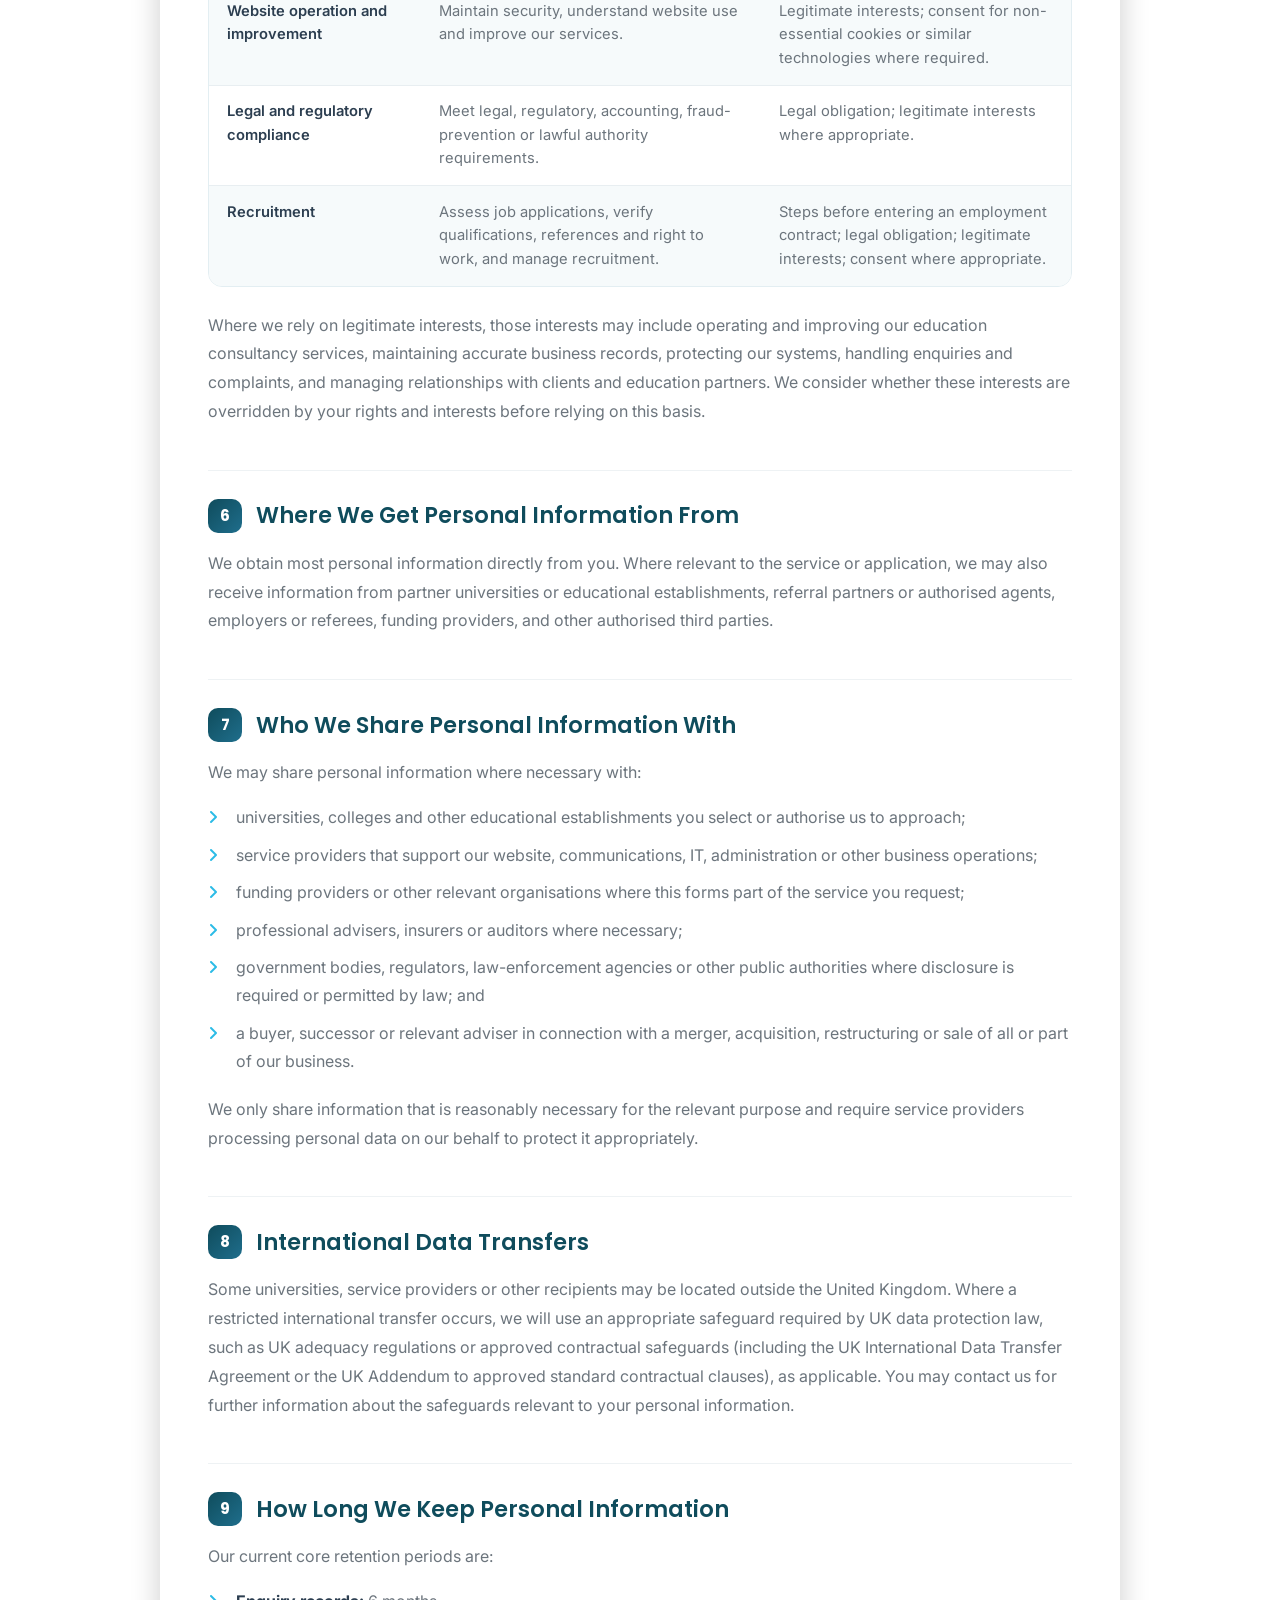
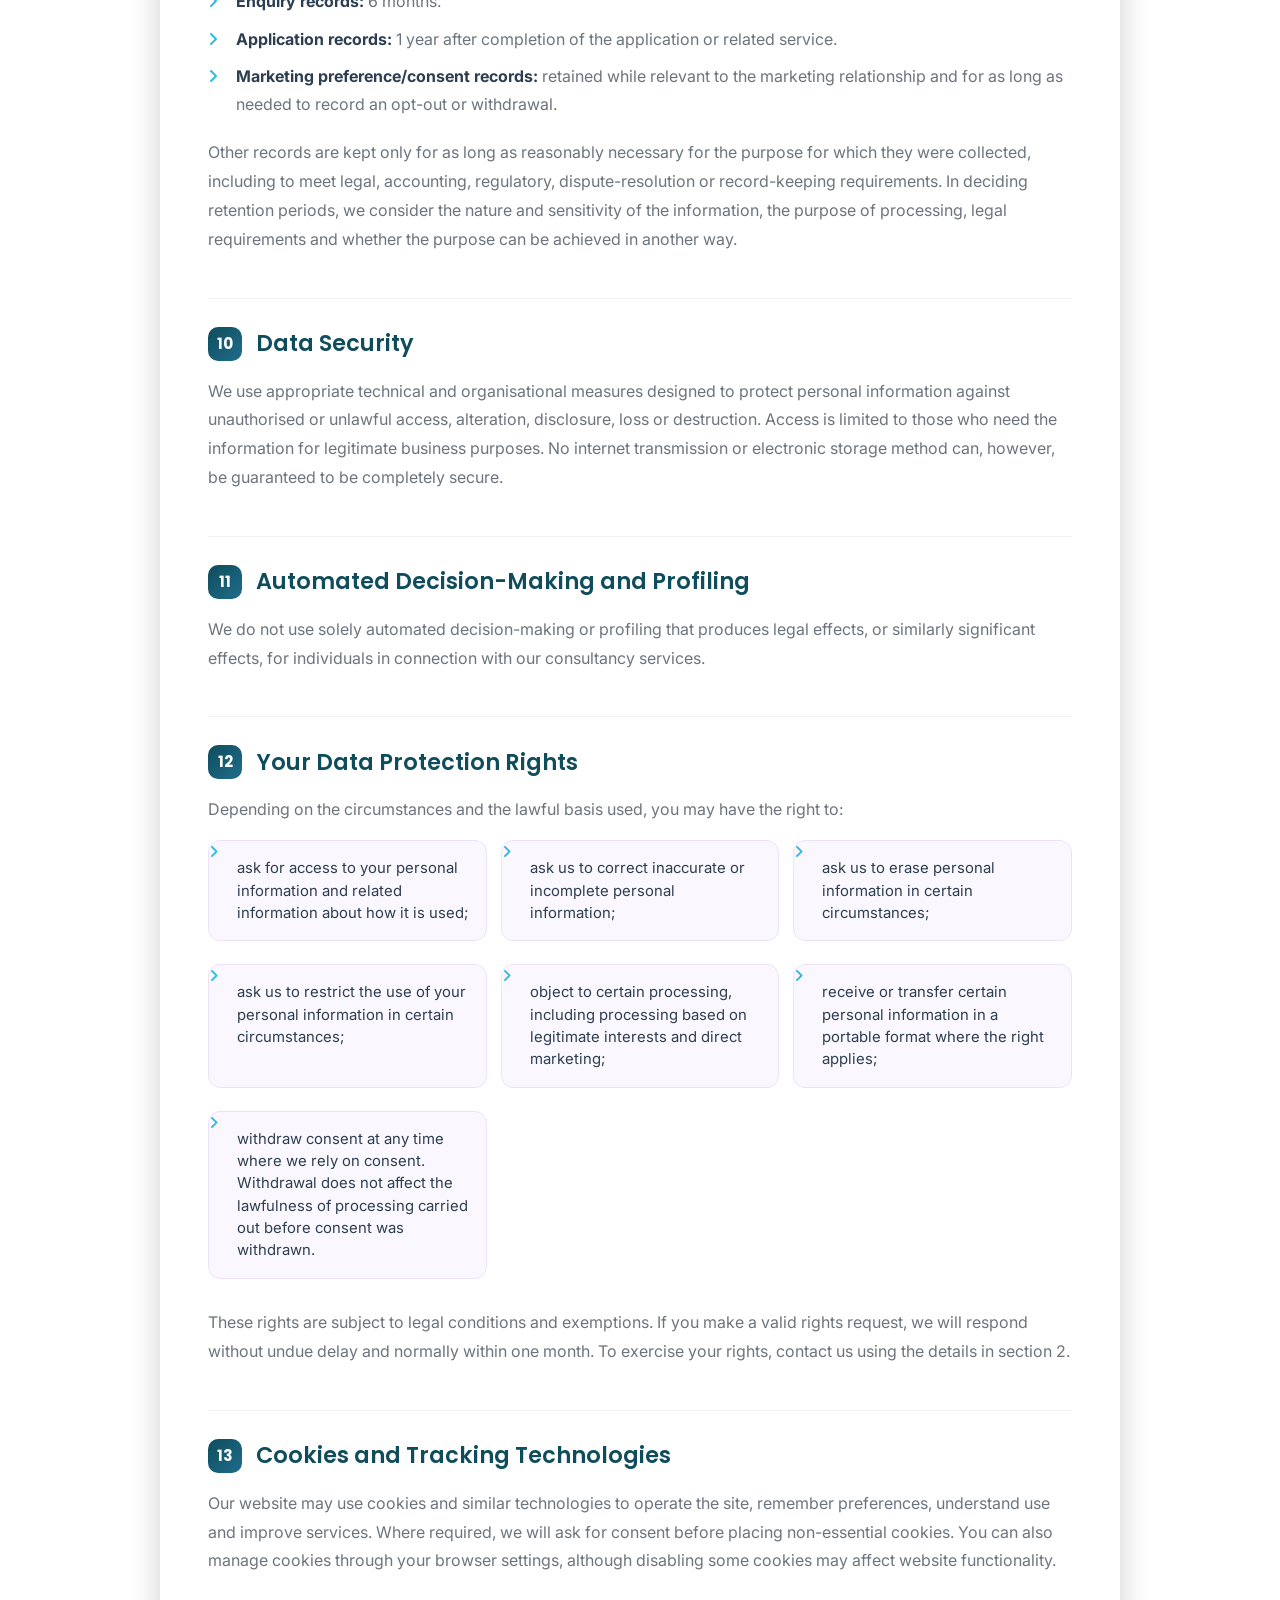
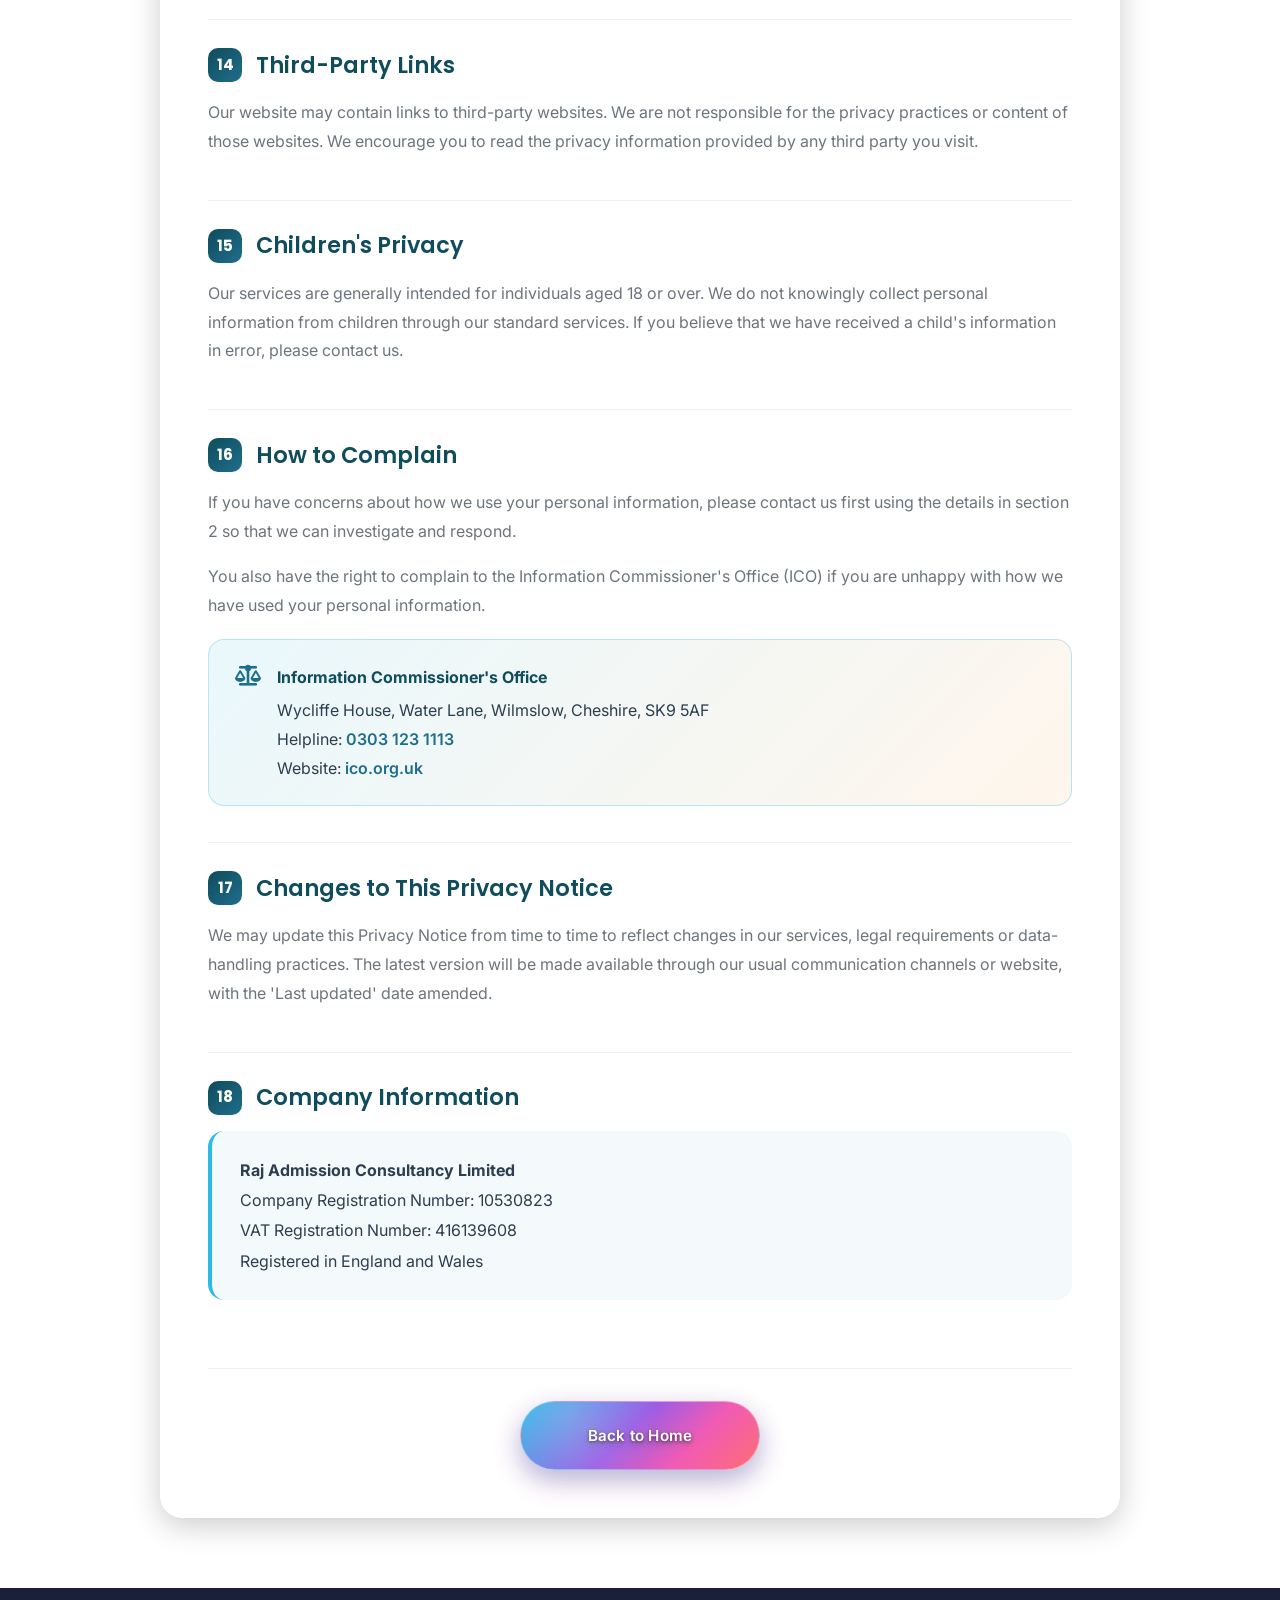
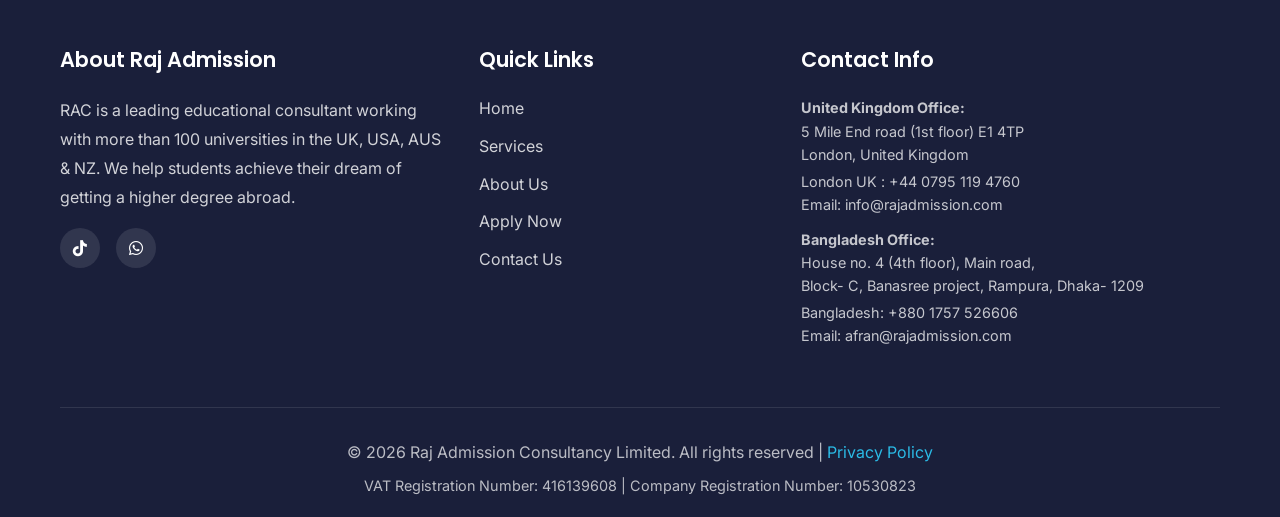
<file: privacy.html>
<!DOCTYPE html>
<html lang="en">
<head>
    <meta charset="UTF-8">
    <meta name="viewport" content="width=device-width, initial-scale=1.0">
    <meta name="description" content="Privacy Notice - Raj Admission Consultancy. Learn what personal information we collect, how and why we use it, and the rights available to you.">
    <title>Privacy Notice - Raj Admission Consultancy</title>
    
    <!-- Favicon -->
    <link rel="icon" type="image/png" href="assets/images/favicon.png">
    
    <!-- CSS -->
    <link rel="stylesheet" href="assets/css/style.css">
    
    <!-- Font Awesome -->
    <link rel="stylesheet" href="https://cdnjs.cloudflare.com/ajax/libs/font-awesome/6.4.0/css/all.min.css">
    
    <!-- AOS (Animate On Scroll) -->
    <link href="https://unpkg.com/aos@2.3.1/dist/aos.css" rel="stylesheet">
</head>
<body>
    <!-- Navbar -->
    <nav class="navbar">
        <div class="navbar-container">
            <div class="navbar-logo">
                <a href="/">
                    <img src="assets/images/logo.png" alt="Raj Admission Consultancy Logo">
                </a>
            </div>
            <button class="mobile-menu-toggle" aria-label="Toggle menu">☰</button>
            <ul class="navbar-menu">
                <li><a href="/" data-page="index">Home</a></li>
                <li><a href="services.html" data-page="services">Services</a></li>
                <li><a href="about.html" data-page="about">About Us</a></li>
                <li><a href="contact.html" data-page="contact">Contact</a></li>
                <li><a href="apply.html" class="btn-apply">Apply Now</a></li>
            </ul>
        </div>
    </nav>

    <!-- Privacy Hero -->
    <section class="privacy-hero">
        <div class="privacy-hero-content" data-aos="fade-up">
            <span class="privacy-eyebrow"><i class="fas fa-shield-halved"></i> Your Privacy Matters</span>
            <h1>Privacy Notice</h1>
            <p>
                Raj Admission Consultancy Limited is committed to protecting your privacy and handling
                personal information fairly, lawfully and transparently. This notice explains what we
                collect, how and why we use it, the lawful bases we rely on, and the rights available to you.
            </p>
            <span class="privacy-updated"><i class="far fa-calendar-check"></i>&nbsp; Last updated: 1 September 2026</span>
        </div>
    </section>

    <!-- Privacy Policy Content -->
    <div class="privacy-page" data-aos="fade-up">

        <!-- Quick reference -->
        <div class="privacy-glance">
            <div class="privacy-glance-card">
                <i class="fas fa-building-shield"></i>
                <h3>Data Controller</h3>
                <p>Raj Admission Consultancy Limited</p>
            </div>
            <div class="privacy-glance-card">
                <i class="fas fa-envelope"></i>
                <h3>Email</h3>
                <a href="mailto:anwar@rajadmission.com">anwar@rajadmission.com</a>
            </div>
            <div class="privacy-glance-card">
                <i class="fas fa-phone"></i>
                <h3>Telephone</h3>
                <a href="tel:+4407951194760">07951194760</a>
            </div>
            <div class="privacy-glance-card">
                <i class="fas fa-location-dot"></i>
                <h3>Address</h3>
                <p>5 Mile End Road (1st Floor), London, E1 4TP, United Kingdom</p>
            </div>
        </div>

        <section class="privacy-section">
            <h2><span class="privacy-num">1</span> Introduction and Data Controller</h2>
            <p>
                Raj Admission Consultancy Limited ("RAC", "we", "our" or "us") is committed to protecting your
                privacy and handling personal information fairly, lawfully and transparently. This Privacy Notice
                explains what personal information we collect, how and why we use it, the lawful bases we rely on,
                who we may share it with, how long we keep it, and the rights available to you under UK data
                protection law.
            </p>
            <p>
                Raj Admission Consultancy Limited is the data controller responsible for the personal information
                described in this Privacy Notice.
            </p>
        </section>

        <section class="privacy-section">
            <h2><span class="privacy-num">2</span> Contact Details</h2>
            <ul>
                <li><strong>Email:</strong> <a href="mailto:anwar@rajadmission.com">anwar@rajadmission.com</a></li>
                <li><strong>Telephone:</strong> <a href="tel:+4407951194760">07951194760</a></li>
                <li><strong>Address:</strong> 5 Mile End Road (1st Floor), London, E1 4TP, United Kingdom</li>
            </ul>
        </section>

        <section class="privacy-section">
            <h2><span class="privacy-num">3</span> Personal Information We Collect</h2>
            <p>Depending on how you interact with us and the services you request, we may collect or use:</p>
            <ul>
                <li><strong>Identity and contact information:</strong> name, postal address, email address, telephone number, date of birth, gender and marital status.</li>
                <li><strong>Educational and application information:</strong> academic qualifications, education and university history, work experience, course choices, application details and information relevant to eligibility for admission or funding.</li>
                <li><strong>Identification and status information:</strong> copies of passports or other photo identification, right-to-work information and, where relevant to the service requested, immigration or settlement-related documentation.</li>
                <li><strong>Financial information:</strong> information such as income, expenditure, payment details or funding-related information where required for the service or application.</li>
                <li><strong>Account and preference information:</strong> registration or account details and marketing preferences.</li>
                <li><strong>Technical and website information:</strong> IP address, browser type, operating system, device information and website usage data, including information collected through cookies where applicable.</li>
                <li><strong>Communication and service records:</strong> emails, telephone or WhatsApp correspondence, records of meetings and decisions, enquiries, compliments, complaints and claims.</li>
                <li><strong>Recruitment information:</strong> contact details, date of birth, employment history, job applications, references, education history, identification documents and right-to-work information where you apply to work with us.</li>
            </ul>
        </section>

        <section class="privacy-section">
            <h2><span class="privacy-num">4</span> Special Category Information</h2>
            <p>
                In some circumstances, information provided as part of an application or support request may reveal
                special category personal data, for example racial or ethnic origin, health or disability information.
                We only process such information where it is necessary for the relevant purpose and where an additional
                condition under UK data protection law applies. Where explicit consent is the appropriate condition,
                we will seek it separately. We do not require special category information unless it is relevant to the
                service, application or legal requirement.
            </p>
        </section>

        <section class="privacy-section">
            <h2><span class="privacy-num">5</span> How We Use Your Information and Our Lawful Bases</h2>
            <p>
                We only process personal information where we have a lawful basis. The basis used depends on the
                purpose and the circumstances. The main purposes and bases that may apply are:
            </p>
            <div class="privacy-table-wrap">
                <table class="privacy-table">
                    <thead>
                        <tr>
                            <th>Purpose</th>
                            <th>Examples</th>
                            <th>Lawful basis</th>
                        </tr>
                    </thead>
                    <tbody>
                        <tr>
                            <td>University applications and educational consultancy</td>
                            <td>Assess eligibility; prepare, submit and manage applications; communicate about admissions and enrolment; provide requested support.</td>
                            <td>Contract or steps at your request before entering a contract; legitimate interests where appropriate; consent where required.</td>
                        </tr>
                        <tr>
                            <td>Funding, eligibility and supporting checks</td>
                            <td>Assess information needed for course, funding or related application requirements.</td>
                            <td>Contract; legal obligation where applicable; consent where required.</td>
                        </tr>
                        <tr>
                            <td>Client/customer account administration</td>
                            <td>Maintain registration details, service records and preferences.</td>
                            <td>Contract; legitimate interests in administering and improving our services.</td>
                        </tr>
                        <tr>
                            <td>Communications and enquiries</td>
                            <td>Respond to enquiries, provide updates, keep records of communications and deal with complaints or claims.</td>
                            <td>Contract; legitimate interests; legal obligation where applicable.</td>
                        </tr>
                        <tr>
                            <td>Marketing</td>
                            <td>Send marketing communications where permitted and manage marketing preferences.</td>
                            <td>Consent where required, or legitimate interests where permitted by law. You may opt out at any time.</td>
                        </tr>
                        <tr>
                            <td>Website operation and improvement</td>
                            <td>Maintain security, understand website use and improve our services.</td>
                            <td>Legitimate interests; consent for non-essential cookies or similar technologies where required.</td>
                        </tr>
                        <tr>
                            <td>Legal and regulatory compliance</td>
                            <td>Meet legal, regulatory, accounting, fraud-prevention or lawful authority requirements.</td>
                            <td>Legal obligation; legitimate interests where appropriate.</td>
                        </tr>
                        <tr>
                            <td>Recruitment</td>
                            <td>Assess job applications, verify qualifications, references and right to work, and manage recruitment.</td>
                            <td>Steps before entering an employment contract; legal obligation; legitimate interests; consent where appropriate.</td>
                        </tr>
                    </tbody>
                </table>
            </div>
            <p>
                Where we rely on legitimate interests, those interests may include operating and improving our
                education consultancy services, maintaining accurate business records, protecting our systems,
                handling enquiries and complaints, and managing relationships with clients and education partners.
                We consider whether these interests are overridden by your rights and interests before relying on
                this basis.
            </p>
        </section>

        <section class="privacy-section">
            <h2><span class="privacy-num">6</span> Where We Get Personal Information From</h2>
            <p>
                We obtain most personal information directly from you. Where relevant to the service or application,
                we may also receive information from partner universities or educational establishments, referral
                partners or authorised agents, employers or referees, funding providers, and other authorised third
                parties.
            </p>
        </section>

        <section class="privacy-section">
            <h2><span class="privacy-num">7</span> Who We Share Personal Information With</h2>
            <p>We may share personal information where necessary with:</p>
            <ul>
                <li>universities, colleges and other educational establishments you select or authorise us to approach;</li>
                <li>service providers that support our website, communications, IT, administration or other business operations;</li>
                <li>funding providers or other relevant organisations where this forms part of the service you request;</li>
                <li>professional advisers, insurers or auditors where necessary;</li>
                <li>government bodies, regulators, law-enforcement agencies or other public authorities where disclosure is required or permitted by law; and</li>
                <li>a buyer, successor or relevant adviser in connection with a merger, acquisition, restructuring or sale of all or part of our business.</li>
            </ul>
            <p>
                We only share information that is reasonably necessary for the relevant purpose and require service
                providers processing personal data on our behalf to protect it appropriately.
            </p>
        </section>

        <section class="privacy-section">
            <h2><span class="privacy-num">8</span> International Data Transfers</h2>
            <p>
                Some universities, service providers or other recipients may be located outside the United Kingdom.
                Where a restricted international transfer occurs, we will use an appropriate safeguard required by UK
                data protection law, such as UK adequacy regulations or approved contractual safeguards (including
                the UK International Data Transfer Agreement or the UK Addendum to approved standard contractual
                clauses), as applicable. You may contact us for further information about the safeguards relevant to
                your personal information.
            </p>
        </section>

        <section class="privacy-section">
            <h2><span class="privacy-num">9</span> How Long We Keep Personal Information</h2>
            <p>Our current core retention periods are:</p>
            <ul>
                <li><strong>Enquiry records:</strong> 6 months.</li>
                <li><strong>Application records:</strong> 1 year after completion of the application or related service.</li>
                <li><strong>Marketing preference/consent records:</strong> retained while relevant to the marketing relationship and for as long as needed to record an opt-out or withdrawal.</li>
            </ul>
            <p>
                Other records are kept only for as long as reasonably necessary for the purpose for which they were
                collected, including to meet legal, accounting, regulatory, dispute-resolution or record-keeping
                requirements. In deciding retention periods, we consider the nature and sensitivity of the
                information, the purpose of processing, legal requirements and whether the purpose can be achieved in
                another way.
            </p>
        </section>

        <section class="privacy-section">
            <h2><span class="privacy-num">10</span> Data Security</h2>
            <p>
                We use appropriate technical and organisational measures designed to protect personal information
                against unauthorised or unlawful access, alteration, disclosure, loss or destruction. Access is
                limited to those who need the information for legitimate business purposes. No internet transmission
                or electronic storage method can, however, be guaranteed to be completely secure.
            </p>
        </section>

        <section class="privacy-section">
            <h2><span class="privacy-num">11</span> Automated Decision-Making and Profiling</h2>
            <p>
                We do not use solely automated decision-making or profiling that produces legal effects, or similarly
                significant effects, for individuals in connection with our consultancy services.
            </p>
        </section>

        <section class="privacy-section">
            <h2><span class="privacy-num">12</span> Your Data Protection Rights</h2>
            <p>Depending on the circumstances and the lawful basis used, you may have the right to:</p>
            <ul class="privacy-rights">
                <li>ask for access to your personal information and related information about how it is used;</li>
                <li>ask us to correct inaccurate or incomplete personal information;</li>
                <li>ask us to erase personal information in certain circumstances;</li>
                <li>ask us to restrict the use of your personal information in certain circumstances;</li>
                <li>object to certain processing, including processing based on legitimate interests and direct marketing;</li>
                <li>receive or transfer certain personal information in a portable format where the right applies;</li>
                <li>withdraw consent at any time where we rely on consent. Withdrawal does not affect the lawfulness of processing carried out before consent was withdrawn.</li>
            </ul>
            <p>
                These rights are subject to legal conditions and exemptions. If you make a valid rights request, we
                will respond without undue delay and normally within one month. To exercise your rights, contact us
                using the details in section 2.
            </p>
        </section>

        <section class="privacy-section">
            <h2><span class="privacy-num">13</span> Cookies and Tracking Technologies</h2>
            <p>
                Our website may use cookies and similar technologies to operate the site, remember preferences,
                understand use and improve services. Where required, we will ask for consent before placing
                non-essential cookies. You can also manage cookies through your browser settings, although disabling
                some cookies may affect website functionality.
            </p>
        </section>

        <section class="privacy-section">
            <h2><span class="privacy-num">14</span> Third-Party Links</h2>
            <p>
                Our website may contain links to third-party websites. We are not responsible for the privacy
                practices or content of those websites. We encourage you to read the privacy information provided by
                any third party you visit.
            </p>
        </section>

        <section class="privacy-section">
            <h2><span class="privacy-num">15</span> Children's Privacy</h2>
            <p>
                Our services are generally intended for individuals aged 18 or over. We do not knowingly collect
                personal information from children through our standard services. If you believe that we have received
                a child's information in error, please contact us.
            </p>
        </section>

        <section class="privacy-section">
            <h2><span class="privacy-num">16</span> How to Complain</h2>
            <p>
                If you have concerns about how we use your personal information, please contact us first using the
                details in section 2 so that we can investigate and respond.
            </p>
            <p>
                You also have the right to complain to the Information Commissioner's Office (ICO) if you are unhappy
                with how we have used your personal information.
            </p>
            <div class="privacy-callout">
                <i class="fas fa-scale-balanced"></i>
                <p>
                    <strong>Information Commissioner's Office</strong>
                    Wycliffe House, Water Lane, Wilmslow, Cheshire, SK9 5AF<br>
                    Helpline: <a href="tel:03031231113">0303 123 1113</a><br>
                    Website: <a href="https://ico.org.uk" target="_blank" rel="noopener noreferrer">ico.org.uk</a>
                </p>
            </div>
        </section>

        <section class="privacy-section">
            <h2><span class="privacy-num">17</span> Changes to This Privacy Notice</h2>
            <p>
                We may update this Privacy Notice from time to time to reflect changes in our services, legal
                requirements or data-handling practices. The latest version will be made available through our usual
                communication channels or website, with the 'Last updated' date amended.
            </p>
        </section>

        <section class="privacy-section">
            <h2><span class="privacy-num">18</span> Company Information</h2>
            <div class="privacy-info-box">
                <strong>Raj Admission Consultancy Limited</strong><br>
                Company Registration Number: 10530823<br>
                VAT Registration Number: 416139608<br>
                Registered in England and Wales
            </div>
        </section>

        <div class="privacy-back">
            <a href="/" class="btn-apply">Back to Home</a>
        </div>
    </div>

    <!-- Footer -->
    <footer class="footer">
        <div class="container">
            <div class="footer-content">
                <!-- About Us Column -->
                <div class="footer-column">
                    <h3>About Raj Admission</h3>
                    <p>RAC is a leading educational consultant working with more than 100 universities in the UK, USA, AUS & NZ. We help students achieve their dream of getting a higher degree abroad.</p>
                    <div class="social-links">
                        <a href="https://www.tiktok.com/@study_with_rac" target="_blank" rel="noopener noreferrer" aria-label="TikTok">
                            <i class="fab fa-tiktok"></i>
                        </a>
                        <a href="https://wa.me/447951194760?text=Hi%2C%20I%27m%20interested%20%2C%20%20Can%20you%20please%20help%20me%20apply%3F" target="_blank" rel="noopener noreferrer" aria-label="WhatsApp">
                            <i class="fab fa-whatsapp"></i>
                        </a>
                    </div>
                </div>

                <!-- Quick Links Column -->
                <div class="footer-column">
                    <h3>Quick Links</h3>
                    <ul class="footer-links">
                        <li><a href="/">Home</a></li>
                        <li><a href="services.html">Services</a></li>
                        <li><a href="about.html">About Us</a></li>
                        <li><a href="apply.html">Apply Now</a></li>
                        <li><a href="contact.html">Contact Us</a></li>
                    </ul>
                </div>

                <!-- Contact Info Column -->
                <div class="footer-column">
                    <h3>Contact Info</h3>
                    <ul class="footer-contact-info">
                        <li>
                            <div>
                                <strong>United Kingdom Office:</strong><br>
                                5 Mile End road (1st floor) E1 4TP<br>
                                London, United Kingdom<br>
                                <span style="display:block; margin-top:4px;">
                                    London UK : <a href="tel:+4407951194760">+44 0795 119 4760</a><br>
                                    Email: <a href="mailto:info@rajadmission.com">info@rajadmission.com</a>
                                </span>
                            </div>
                        </li>
                        <li>
                            <div>
                                <strong>Bangladesh Office:</strong><br>
                                House no. 4 (4th floor), Main road,<br>
                                Block- C, Banasree project, Rampura, Dhaka- 1209<br>
                                <span style="display:block; margin-top:4px;">
                                    Bangladesh: <a href="tel:+8801757526606">+880 1757 526606</a><br>
                                    Email: <a href="mailto:afran@rajadmission.com">afran@rajadmission.com</a>
                                </span>
                            </div>
                        </li>
                    </ul>
                </div>
            </div>

            <!-- Bottom Bar -->
            <div class="footer-bottom">
                <p>&copy; 2026 Raj Admission Consultancy Limited. All rights reserved | 
                <a href="privacy.html">Privacy Policy</a></p>
                <p style="margin-top: 0.5rem; font-size: 0.9rem;">
                    VAT Registration Number: 416139608 | Company Registration Number: 10530823
                </p>
            </div>
        </div>
    </footer>
    <a href="https://wa.me/447951194760?text=Hi%2C%20I%27m%20interested%20%2C%20%20Can%20you%20please%20help%20me%20apply%3F" target="_blank" rel="noopener noreferrer" class="whatsapp-float" aria-label="Chat on WhatsApp">
        <i class="fab fa-whatsapp"></i>
    </a>

    <!-- JavaScript -->
    <script src="https://unpkg.com/aos@2.3.1/dist/aos.js"></script>
    <script src="assets/js/script.js"></script>
</body>
</html>
</file>
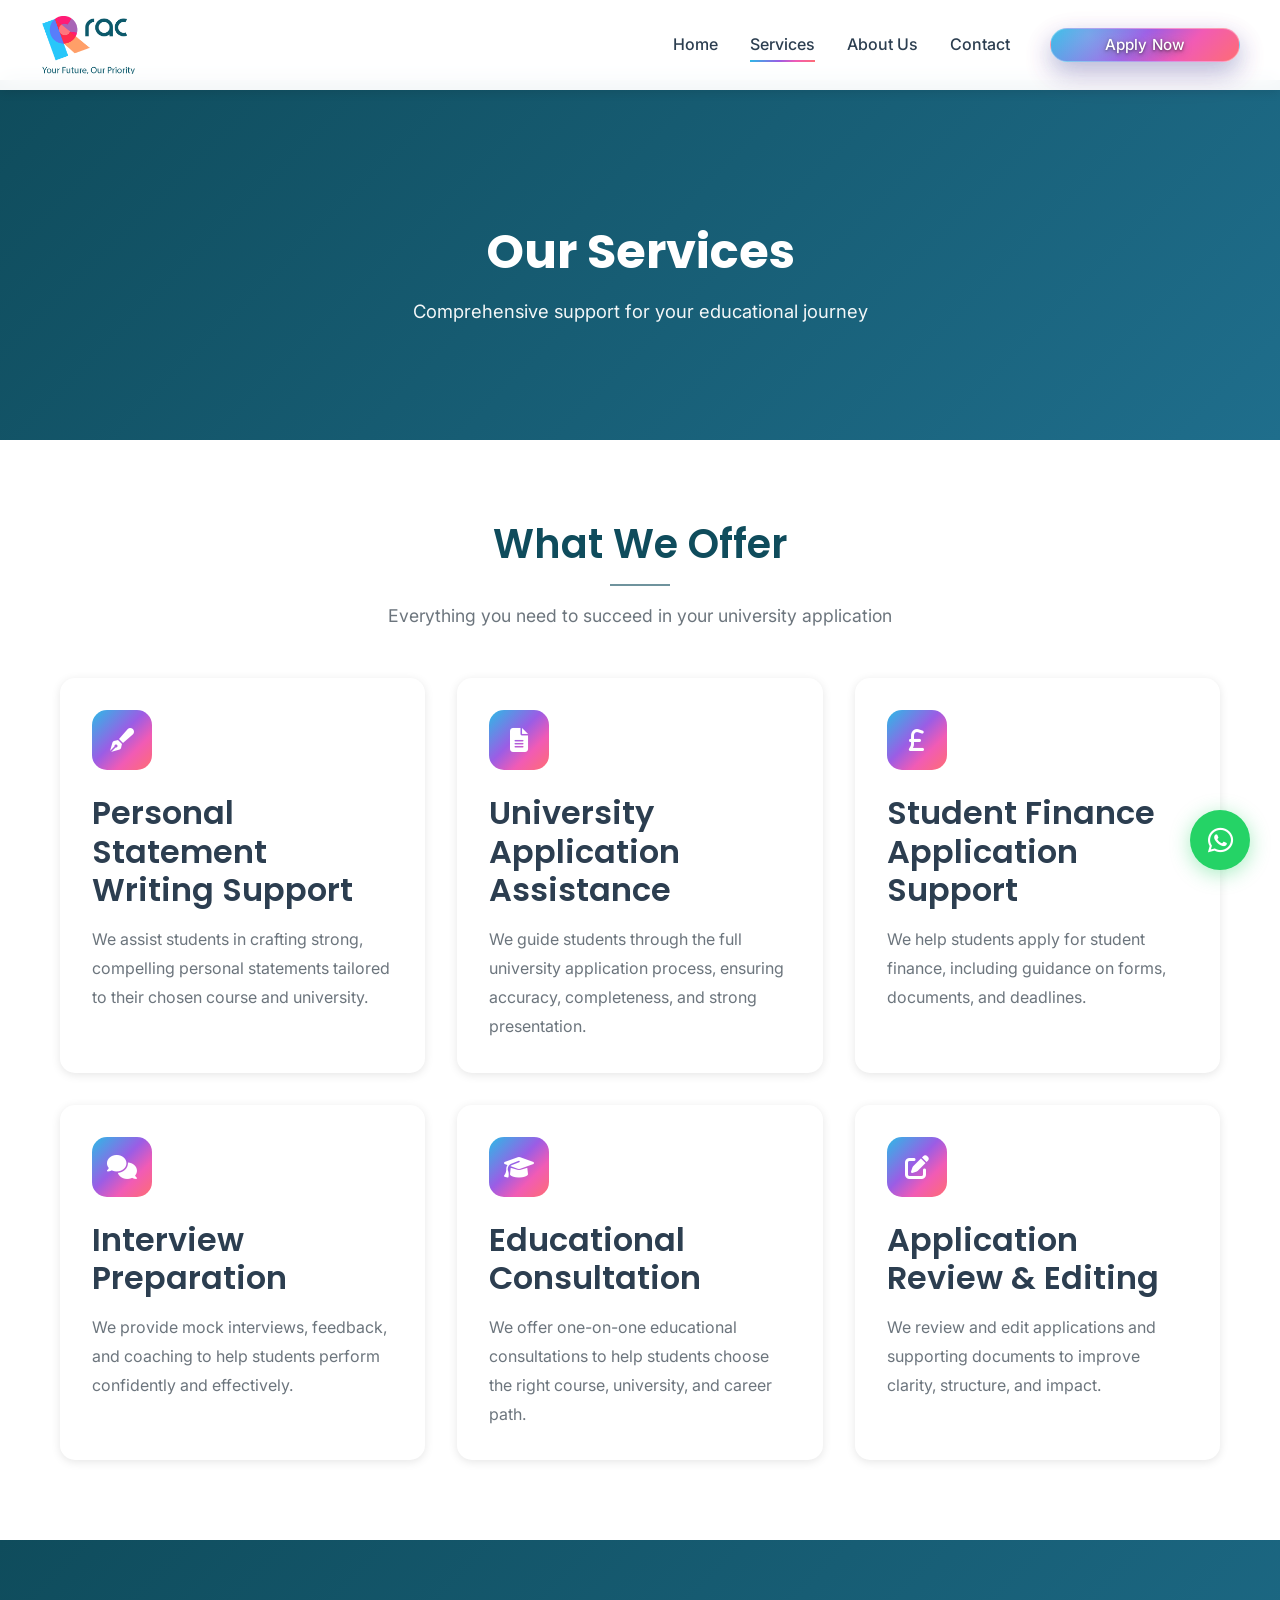
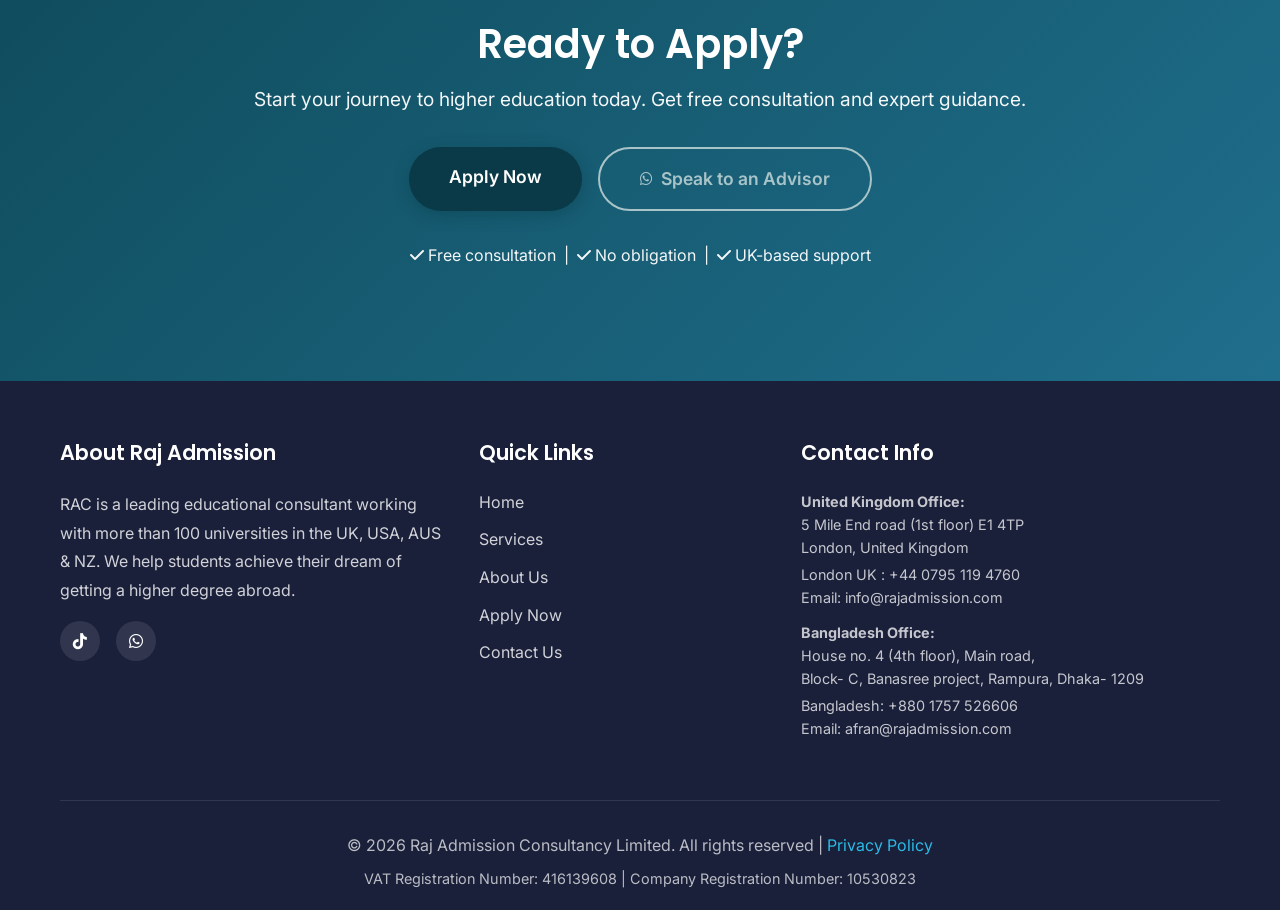
<file: services.html>
<!DOCTYPE html>
<html lang="en">
<head>
    <meta charset="UTF-8">
    <meta name="viewport" content="width=device-width, initial-scale=1.0">
    <meta name="description" content="Raj Admission Consultancy Services - Comprehensive support for university applications, personal statements, interviews, and more.">
    <title>Services - Raj Admission Consultancy</title>
    
    <!-- Favicon -->
    <link rel="icon" type="image/png" href="assets/images/favicon.png">
    
    <!-- CSS -->
    <link rel="stylesheet" href="assets/css/style.css">
    
    <!-- Font Awesome -->
    <link rel="stylesheet" href="https://cdnjs.cloudflare.com/ajax/libs/font-awesome/6.4.0/css/all.min.css">
    
    <!-- AOS (Animate On Scroll) -->
    <link href="https://unpkg.com/aos@2.3.1/dist/aos.css" rel="stylesheet">
</head>
<body>
    <!-- Navbar -->
    <nav class="navbar">
        <div class="navbar-container">
            <div class="navbar-logo">
                <a href="/">
                    <img src="assets/images/logo.png" alt="Raj Admission Consultancy Logo">
                </a>
            </div>
            <button class="mobile-menu-toggle" aria-label="Toggle menu">☰</button>
            <ul class="navbar-menu">
                <li><a href="/" data-page="index">Home</a></li>
                <li><a href="services.html" data-page="services">Services</a></li>
                <li><a href="about.html" data-page="about">About Us</a></li>
                <li><a href="contact.html" data-page="contact">Contact</a></li>
                <li><a href="apply.html" class="btn-apply">Apply Now</a></li>
            </ul>
        </div>
    </nav>

    <!-- Page Header -->
    <section class="hero page-hero" style="min-height: 40vh; background: linear-gradient(135deg, var(--deep-teal) 0%, var(--slate-blue) 100%);">
        <div class="hero-content" data-aos="fade-up">
            <h1>Our Services</h1>
            <p class="subheadline">Comprehensive support for your educational journey</p>
        </div>
    </section>

    <!-- Services Section -->
    <section class="section">
        <div class="container">
            <div class="section-title" data-aos="fade-up">
                <h2>What We Offer</h2>
                <p>Everything you need to succeed in your university application</p>
            </div>

            <div class="grid grid-2">
                <!-- Personal Statement Writing Support -->
                <div class="card" data-aos="fade-up" data-aos-delay="100">
                    <div class="card-icon">
                        <i class="fas fa-pen-fancy"></i>
                    </div>
                    <h3>Personal Statement Writing Support</h3>
                    <p>We assist students in crafting strong, compelling personal statements tailored to their chosen course and university.</p>
                </div>

                <!-- University Application Assistance -->
                <div class="card" data-aos="fade-up" data-aos-delay="200">
                    <div class="card-icon">
                        <i class="fas fa-file-alt"></i>
                    </div>
                    <h3>University Application Assistance</h3>
                    <p>We guide students through the full university application process, ensuring accuracy, completeness, and strong presentation.</p>
                </div>

                <!-- Student Finance Application Support -->
                <div class="card" data-aos="fade-up" data-aos-delay="300">
                    <div class="card-icon">
                        <i class="fas fa-pound-sign"></i>
                    </div>
                    <h3>Student Finance Application Support</h3>
                    <p>We help students apply for student finance, including guidance on forms, documents, and deadlines.</p>
                </div>

                <!-- Interview Preparation -->
                <div class="card" data-aos="fade-up" data-aos-delay="400">
                    <div class="card-icon">
                        <i class="fas fa-comments"></i>
                    </div>
                    <h3>Interview Preparation</h3>
                    <p>We provide mock interviews, feedback, and coaching to help students perform confidently and effectively.</p>
                </div>

                <!-- Educational Consultation -->
                <div class="card" data-aos="fade-up" data-aos-delay="500">
                    <div class="card-icon">
                        <i class="fas fa-graduation-cap"></i>
                    </div>
                    <h3>Educational Consultation</h3>
                    <p>We offer one-on-one educational consultations to help students choose the right course, university, and career path.</p>
                </div>

                <!-- Application Review & Editing -->
                <div class="card" data-aos="fade-up" data-aos-delay="600">
                    <div class="card-icon">
                        <i class="fas fa-edit"></i>
                    </div>
                    <h3>Application Review & Editing</h3>
                    <p>We review and edit applications and supporting documents to improve clarity, structure, and impact.</p>
                </div>
            </div>
        </div>
    </section>

    <!-- CTA Section -->
    <section class="cta-section" id="contact">
        <div class="container">
            <div data-aos="fade-up">
                <h2>Ready to Apply?</h2>
                <p>Start your journey to higher education today. Get free consultation and expert guidance.</p>
                <div style="display: flex; gap: 1rem; justify-content: center; flex-wrap: wrap; margin-top: 2rem;">
                    <a href="apply.html" class="btn-primary">Apply Now</a>
                    <a href="https://wa.me/447951194760?text=Hi%2C%20I%27m%20interested%20%2C%20%20Can%20you%20please%20help%20me%20apply%3F" class="btn-secondary" target="_blank">
                        <i class="fab fa-whatsapp"></i> Speak to an Advisor
                    </a>
                </div>
                <p style="margin-top: 2rem; font-size: 1rem;">
                    <i class="fas fa-check"></i> Free consultation &nbsp;|&nbsp; 
                    <i class="fas fa-check"></i> No obligation &nbsp;|&nbsp; 
                    <i class="fas fa-check"></i> UK-based support
                </p>
            </div>
        </div>
    </section>

    <!-- Footer -->
    <footer class="footer">
        <div class="container">
            <div class="footer-content">
                <!-- About Us Column -->
                <div class="footer-column">
                    <h3>About Raj Admission</h3>
                    <p>RAC is a leading educational consultant working with more than 100 universities in the UK, USA, AUS & NZ. We help students achieve their dream of getting a higher degree abroad.</p>
                    <div class="social-links">
                        <a href="https://www.tiktok.com/@study_with_rac" target="_blank" rel="noopener noreferrer" aria-label="TikTok">
                            <i class="fab fa-tiktok"></i>
                        </a>
                        <a href="https://wa.me/447951194760?text=Hi%2C%20I%27m%20interested%20%2C%20%20Can%20you%20please%20help%20me%20apply%3F" target="_blank" rel="noopener noreferrer" aria-label="WhatsApp">
                            <i class="fab fa-whatsapp"></i>
                        </a>
                    </div>
                </div>

                <!-- Quick Links Column -->
                <div class="footer-column">
                    <h3>Quick Links</h3>
                    <ul class="footer-links">
                        <li><a href="/">Home</a></li>
                        <li><a href="services.html">Services</a></li>
                        <li><a href="about.html">About Us</a></li>
                        <li><a href="apply.html">Apply Now</a></li>
                        <li><a href="contact.html">Contact Us</a></li>
                    </ul>
                </div>

                <!-- Contact Info Column -->
                <div class="footer-column">
                    <h3>Contact Info</h3>
                    <ul class="footer-contact-info">
                        <li>
                            <div>
                                <strong>United Kingdom Office:</strong><br>
                                5 Mile End road (1st floor) E1 4TP<br>
                                London, United Kingdom<br>
                                <span style="display:block; margin-top:4px;">
                                    London UK : <a href="tel:+4407951194760">+44 0795 119 4760</a><br>
                                    Email: <a href="mailto:info@rajadmission.com">info@rajadmission.com</a>
                                </span>
                            </div>
                        </li>
                        <li>
                            <div>
                                <strong>Bangladesh Office:</strong><br>
                                House no. 4 (4th floor), Main road,<br>
                                Block- C, Banasree project, Rampura, Dhaka- 1209<br>
                                <span style="display:block; margin-top:4px;">
                                    Bangladesh: <a href="tel:+8801757526606">+880 1757 526606</a><br>
                                    Email: <a href="mailto:afran@rajadmission.com">afran@rajadmission.com</a>
                                </span>
                            </div>
                        </li>
                    </ul>
                </div>
            </div>

            <!-- Bottom Bar -->
            <div class="footer-bottom">
                <p>&copy; 2026 Raj Admission Consultancy Limited. All rights reserved | 
                <a href="privacy.html">Privacy Policy</a></p>
                <p style="margin-top: 0.5rem; font-size: 0.9rem;">
                    VAT Registration Number: 416139608 | Company Registration Number: 10530823
                </p>
            </div>
        </div>
    </footer>
    <a href="https://wa.me/447951194760?text=Hi%2C%20I%27m%20interested%20%2C%20%20Can%20you%20please%20help%20me%20apply%3F" target="_blank" rel="noopener noreferrer" class="whatsapp-float" aria-label="Chat on WhatsApp">
        <i class="fab fa-whatsapp"></i>
    </a>

    <!-- JavaScript -->
    <script src="https://unpkg.com/aos@2.3.1/dist/aos.js"></script>
    <script src="assets/js/script.js"></script>
</body>
</html>
</file>
<file: assets/css/style.css>
/* ============================================
   RAJ ADMISSION - PREMIUM EDUCATION AGENCY
   ============================================ */

/* Google Fonts */
@import url('https://fonts.googleapis.com/css2?family=Poppins:wght@300;400;500;600;700;800&family=Inter:wght@300;400;500;600;700&display=swap');

/* ============================================
   CSS VARIABLES
   ============================================ */
:root {
    /* Primary Brand Colors */
    --deep-teal: #0F4C5C;      /* Main text, headings, primary buttons */
    --slate-blue: #1F6E8C;     /* Secondary text, hover states */
    
    /* Accent Gradient Palette */
    --vibrant-cyan: #2BBBE6;   /* CTA buttons, links, backgrounds */
    --electric-purple: #9B5DE5; /* Creative accents, gradients */
    --hot-magenta: #F15BB5;     /* Attention-grabbing highlights */
    --bright-coral: #FE6D73;    /* Alerts, warm highlights */
    --soft-orange: #FFB563;      /* Softer backgrounds, decorative elements */
    
    /* Brand Gradient */
    --brand-gradient: linear-gradient(
        135deg,
        var(--vibrant-cyan) 0%,
        var(--electric-purple) 45%,
        var(--hot-magenta) 70%,
        var(--bright-coral) 100%
    );
    
    /* Legacy variables for compatibility */
    --primary-green: var(--deep-teal);
    --primary-green-dark: #0a3a47;
    --primary-green-light: var(--slate-blue);
    --brand-teal: var(--deep-teal);
    --whatsapp-green: #25D366;
    
    /* Text colors */
    --text-dark: #2c3e50;
    --text-light: #6c757d;

    --white: #ffffff;
    --dark-navy: #1a1f3a;
    --dark-navy-light: #2a3155;
    --glass-bg: rgba(255, 255, 255, 0.1);
    --glass-border: rgba(255, 255, 255, 0.2);
    --shadow-sm: 0 2px 10px rgba(0, 0, 0, 0.1);
    --shadow-md: 0 4px 20px rgba(0, 0, 0, 0.15);
    --shadow-lg: 0 8px 30px rgba(0, 0, 0, 0.2);
    --transition: all 0.3s ease;
}

/* ============================================
   RESET & BASE STYLES
   ============================================ */
* {
    margin: 0;
    padding: 0;
    box-sizing: border-box;
}

html {
    scroll-behavior: smooth;
    overflow-x: hidden;
}

body {
    font-family: 'Inter', sans-serif;
    font-size: 16px;
    line-height: 1.6;
    color: var(--text-dark);
    background-color: var(--white);
    overflow-x: hidden;
    max-width: 100vw;
}

h1, h2, h3, h4, h5, h6 {
    font-family: 'Poppins', sans-serif;
    font-weight: 600;
    line-height: 1.2;
    margin-bottom: 1rem;
    color: var(--text-dark);
}

h1 { font-size: 3rem; }
h2 { font-size: 2.5rem; }
h3 { font-size: 2rem; }
h4 { font-size: 1.5rem; }
h5 { font-size: 1.25rem; }
h6 { font-size: 1rem; }

a {
    text-decoration: none;
    color: inherit;
    transition: var(--transition);
}

img {
    max-width: 100%;
    height: auto;
    display: block;
}

.container {
    max-width: 1200px;
    margin: 0 auto;
    padding: 0 20px;
    width: 100%;
}

.section {
    padding: 80px 0;
}

.section-title {
    text-align: center;
    margin-bottom: 3rem;
}

.section-title h2 {
    font-size: 2.5rem;
    color: var(--deep-teal);
    margin-bottom: 1rem;
}

.section-title h2::after {
    content: '';
    display: block;
    width: 60px;
    height: 2px;
    margin: 16px auto 0;
    background: var(--deep-teal);
    opacity: 0.6;
}

.section-title p {
    font-size: 1.1rem;
    color: var(--text-light);
    max-width: 700px;
    margin: 0 auto;
}

/* ============================================
   NAVBAR - STICKY GLASS EFFECT
   ============================================ */
.navbar {
    position: fixed;
    top: 0;
    left: 0;
    right: 0;
    z-index: 1000;
    background: rgba(255, 255, 255, 0.95);
    backdrop-filter: blur(10px);
    -webkit-backdrop-filter: blur(10px);
    box-shadow: var(--shadow-sm);
    transform: translateY(0);
    transition: transform 0.4s cubic-bezier(0.16, 1, 0.3, 1),
                background 0.3s ease,
                box-shadow 0.3s ease,
                padding 0.3s ease;
    will-change: transform;
}

/* Hidden state: slides up out of view when scrolling down */
.navbar.nav-hidden {
    transform: translateY(-100%);
    box-shadow: none;
}

.navbar.scrolled {
    background: rgba(255, 255, 255, 0.98);
    box-shadow: var(--shadow-md);
}

.navbar-container {
    width: 100%;
    max-width: 1600px;
    margin: 0 auto;
    padding: 1rem 2.5rem;
    display: flex;
    justify-content: space-between;
    align-items: center;
    gap: 2rem;
}

.navbar-logo {
    display: flex;
    align-items: center;
    flex-shrink: 0;
}

.navbar-logo img {
    height: 58px;
    width: auto;
}

.navbar-menu {
    display: flex;
    list-style: none;
    gap: 2rem;
    align-items: center;
    flex-shrink: 0;
    margin-left: auto;
}

.navbar-menu li:last-child {
    margin-left: 0.5rem;
}

.navbar-menu li a {
    font-weight: 500;
    color: var(--text-dark);
    padding: 0.5rem 0;
    position: relative;
}

/* underline only for active/current page (not on hover, not for Apply button) */
.navbar-menu li a:not(.btn-apply)::after {
    content: '';
    position: absolute;
    bottom: 0;
    left: 0;
    width: 0;
    height: 2px;
    background: var(--brand-gradient);
    transition: var(--transition);
}

.navbar-menu li a:not(.btn-apply).active::after {
    width: 100%;
}

.navbar-menu li a:not(.btn-apply):hover {
    color: var(--slate-blue);
}

/* Apply Now button */
.btn-apply {
    position: relative;
    display: inline-flex;
    align-items: center;
    justify-content: center;
    gap: 0.5rem;
    background: var(--brand-gradient);
    color: #ffffff;
    padding: 1.6rem 4.2rem; /* extra left/right background space */
    font-size: 0.95rem;
    letter-spacing: 0.25px;
    min-width: 190px;
    line-height: 1; /* more padding around text */
    border-radius: 999px;
    font-weight: 700;
    letter-spacing: 0.2px;
    text-shadow:
        0 1px 3px rgba(0, 0, 0, 0.5),
        0 2px 8px rgba(0, 0, 0, 0.4),
        0 0 12px rgba(255, 255, 255, 0.3);
    border: 1px solid rgba(255, 255, 255, 0.35);
    cursor: pointer;
    transition: transform 0.2s ease, box-shadow 0.2s ease, filter 0.2s ease;
    box-shadow:
        0 10px 22px rgba(15, 107, 118, 0.22),
        0 10px 28px rgba(122, 60, 255, 0.16),
        0 12px 34px rgba(255, 47, 109, 0.10);
    overflow: hidden;
}

/* Ensure Apply button text stays white (including hover/visited) */
.btn-apply,
.btn-apply:hover,
.btn-apply:visited {
    color: #ffffff !important;
    text-decoration: none;
}

.btn-apply::before {
    content: '';
    position: absolute;
    inset: 0;
    background: radial-gradient(circle at 20% 20%, rgba(255, 255, 255, 0.25), rgba(255, 255, 255, 0) 45%);
    opacity: 0.7;
    pointer-events: none;
    z-index: 0;
}

.btn-apply::after {
    content: '';
    position: absolute;
    top: -30%;
    left: -60%;
    width: 45%;
    height: 160%;
    background: rgba(255, 255, 255, 0.35);
    transform: rotate(20deg);
    filter: blur(1px);
    opacity: 0;
    transition: opacity 0.2s ease;
    pointer-events: none;
}

.btn-apply:hover {
    transform: translateY(-2px);
    filter: saturate(1.1) brightness(1.03);
    box-shadow:
        0 14px 28px rgba(15, 107, 118, 0.28),
        0 14px 34px rgba(122, 60, 255, 0.20),
        0 16px 44px rgba(255, 47, 109, 0.14);
}

.btn-apply:hover::after {
    opacity: 1;
    animation: btnShine 0.9s ease forwards;
}

.btn-apply:focus-visible {
    outline: none;
    box-shadow:
        0 0 0 4px rgba(34, 193, 255, 0.22),
        0 0 0 7px rgba(255, 255, 255, 0.65),
        0 14px 28px rgba(15, 107, 118, 0.28);
}

.btn-apply:active {
    transform: translateY(0);
    filter: saturate(1.0) brightness(0.98);
}

@keyframes btnShine {
    0% { transform: translateX(0) rotate(20deg); }
    100% { transform: translateX(380%) rotate(11deg); }
}

.mobile-menu-toggle {
    display: none;
    background: none;
    border: none;
    font-size: 1.35rem;
    cursor: pointer;
    color: var(--text-dark);
    padding: 0.5rem;
    line-height: 1;
}

/* ============================================
   HERO SECTION
   ============================================ */
.hero {
    position: relative;
    min-height: 90vh;
    padding: 140px 0 100px;
    margin-top: 80px;
    background: #e8f4f5;
    overflow-x: hidden;
    overflow-y: visible;
    max-width: 100%;
}

.hero-wrapper {
    display: grid;
    grid-template-columns: 1fr 1fr;
    gap: 4rem;
    align-items: center;
}

.hero-content {
    position: relative;
    z-index: 2;
}

.hero-title {
    font-size: 4rem;
    font-weight: 700;
    margin-bottom: 2rem;
    color: #2c3e50;
    line-height: 1.1;
}

.hero-title .title-line {
    display: block;
}

/* Page Hero Styles (for About, Services pages) */
.page-hero {
    display: flex;
    align-items: center;
    justify-content: center;
    text-align: center;
}

.page-hero .hero-content {
    width: 100%;
    max-width: 800px;
}

.page-hero h1 {
    font-size: 3.5rem;
    font-weight: 700;
    color: var(--white);
    margin-bottom: 1rem;
    line-height: 1.2;
}

.page-hero .subheadline {
    font-size: 1.3rem;
    color: rgba(255, 255, 255, 0.95);
    line-height: 1.6;
    margin: 0;
}

@media (max-width: 768px) {
    .page-hero h1 {
        font-size: 2.5rem;
    }
    
    .page-hero .subheadline {
        font-size: 1.1rem;
    }
}

.hero-description {
    font-size: 1.2rem;
    margin-bottom: 2.5rem;
    line-height: 1.8;
    color: #555;
    max-width: 550px;
}

.hero-buttons {
    display: flex;
    gap: 1rem;
    flex-wrap: wrap;
    margin-bottom: 3rem;
}

.btn-primary {
    background: var(--deep-teal);
    color: var(--white);
    padding: 1rem 2.5rem;
    border-radius: 8px;
    font-weight: 600;
    font-size: 1.1rem;
    border: none;
    cursor: pointer;
    transition: var(--transition);
    box-shadow: 0 4px 15px rgba(15, 76, 92, 0.3);
}

.btn-primary:hover {
    background: var(--slate-blue);
    transform: translateY(-2px);
    box-shadow: 0 6px 20px rgba(15, 76, 92, 0.4);
}

.btn-secondary {
    background: var(--white);
    color: var(--deep-teal);
    padding: 1rem 2.5rem;
    border-radius: 8px;
    font-weight: 600;
    font-size: 1.1rem;
    border: 2px solid var(--deep-teal);
    cursor: pointer;
    transition: var(--transition);
    display: inline-flex;
    align-items: center;
    gap: 0.5rem;
}

.btn-secondary:hover {
    background: var(--deep-teal);
    color: var(--white);
}

.btn-secondary i {
    color: var(--deep-teal);
    font-size: 0.9rem;
}


/* Hero Images - Overlapping Pattern Design */
.hero-images {
    position: relative;
    height: 650px;
    width: 100%;
    max-width: 600px;
    margin-left: auto;
    overflow: visible;
}

/* Your single composite image – hidden above 964px, shown only at 964px and below */
.hero-collage-single {
    display: none;
}

.hero-image {
    position: absolute;
    border-radius: 20px;
    overflow: hidden;
    box-shadow: 0 10px 40px rgba(0, 0, 0, 0.15);
    transition: var(--transition);
    background: var(--white);
    padding: 8px;
}

.hero-image:hover {
    transform: translateY(-10px) scale(1.02);
    box-shadow: 0 15px 50px rgba(0, 0, 0, 0.25);
    z-index: 10 !important;
}

.hero-image img {
    width: 100%;
    height: 100%;
    object-fit: cover;
    display: block;
    border-radius: 15px;
}

/* Top-Right Image (Dominant) */
.hero-image-1 {
    width: 320px;
    height: 400px;
    top: 0;
    right: 0;
    z-index: 3;
    transform: rotate(-8deg);
}

/* Middle-Left Image (Overlapping) */
.hero-image-2 {
    width: 300px;
    height: 380px;
    top: 120px;
    left: 0;
    z-index: 2;
    transform: rotate(5deg);
}

/* Bottom Image (Partially Visible) */
.hero-image-3 {
    width: 280px;
    height: 350px;
    top: 280px;
    right: 60px;
    z-index: 1;
    transform: rotate(-4deg);
}

.hero-image-1:hover {
    transform: rotate(-2deg) translateY(-10px) scale(1.02);
}

.hero-image-2:hover {
    transform: rotate(2deg) translateY(-10px) scale(1.02);
}

.hero-image-3:hover {
    transform: rotate(0deg) translateY(-10px) scale(1.02);
}

/* Hero images: polished look above 964px */
@media (min-width: 965px) {
    .hero-image {
        padding: 12px;
        border-radius: 24px;
        box-shadow:
            0 4px 6px rgba(0, 0, 0, 0.04),
            0 12px 28px rgba(0, 0, 0, 0.08),
            0 24px 48px rgba(0, 0, 0, 0.06);
        border: 3px solid rgba(255, 255, 255, 0.95);
        background: var(--white);
    }

    .hero-image:hover {
        box-shadow:
            0 8px 16px rgba(0, 0, 0, 0.06),
            0 20px 40px rgba(0, 0, 0, 0.1),
            0 32px 64px rgba(0, 0, 0, 0.12);
    }

    .hero-image img {
        border-radius: 16px;
    }
}

.btn-primary {
    background: var(--brand-teal);
    color: var(--white);
    padding: 1rem 2.5rem;
    border-radius: 50px;
    font-weight: 600;
    font-size: 1.1rem;
    border: none;
    cursor: pointer;
    transition: var(--transition);
    display: inline-block;
}

.btn-primary:hover {
    background: var(--primary-green-dark);
    transform: translateY(-2px);
}

.btn-secondary {
    background: transparent;
    color: var(--deep-teal);
    padding: 1rem 2.5rem;
    border-radius: 50px;
    font-weight: 600;
    font-size: 1.1rem;
    border: 2px solid var(--deep-teal);
    cursor: pointer;
    transition: var(--transition);
    display: inline-block;
}

.btn-secondary:hover {
    background: var(--deep-teal);
    color: var(--white);
}

.hero .btn-secondary:hover {
    background: transparent;
    color: var(--deep-teal);
    border-width: 2px; /* keep layout stable */
    box-shadow: 0 0 0 2px rgba(15, 76, 92, 0.15); /* subtle bold effect */
}

.hero-info-text {
    font-size: 1rem;
    color: #2c3e50;
    line-height: 1.6;
    margin-top: 2rem;
    max-width: 600px;
}

/* Hero: condensed from 1300px down */
@media (max-width: 1300px) {
    .hero {
        min-height: 75vh;
        padding: 100px 0 70px;
        margin-top: 80px;
    }
    
    .hero-wrapper {
        gap: 2.5rem;
    }
    
    .hero-title {
        font-size: 3.2rem;
        margin-bottom: 1.5rem;
    }
    
    .hero-description {
        font-size: 1.1rem;
        margin-bottom: 2rem;
    }
    
    .hero-buttons {
        margin-bottom: 2rem;
    }
    
    .hero-info-text {
        font-size: 0.95rem;
        margin-top: 1.5rem;
    }
    
    .hero-images {
        height: 560px;
        max-width: 520px;
        overflow: visible;
    }
    
    .hero-image-1 {
        width: 260px;
        height: 325px;
        top: 0;
        right: 0;
    }
    
    .hero-image-2 {
        width: 245px;
        height: 310px;
        top: 95px;
        left: 0;
    }
    
    .hero-image-3 {
        width: 230px;
        height: 285px;
        top: 220px;
        right: 45px;
    }
    
    /* Page hero (About/Services) */
    .page-hero h1 {
        font-size: 3rem;
    }
    
    .page-hero .subheadline {
        font-size: 1.15rem;
    }
}

/* ============================================
   GLASSMORPHISM CARDS
   ============================================ */
.glass-card {
    background: rgba(255, 255, 255, 0.1);
    backdrop-filter: blur(10px);
    -webkit-backdrop-filter: blur(10px);
    border: 1px solid rgba(255, 255, 255, 0.2);
    border-radius: 20px;
    padding: 2rem;
    transition: var(--transition);
    box-shadow: var(--shadow-sm);
}

.glass-card:hover {
    transform: translateY(-5px);
    box-shadow: var(--shadow-md);
    border-color: rgba(255, 255, 255, 0.3);
}

.card {
    background: var(--white);
    border-radius: 15px;
    padding: 2rem;
    box-shadow: var(--shadow-sm);
    transition: var(--transition);
    height: 100%;
}

.card:hover {
    transform: translateY(-5px);
    box-shadow: var(--shadow-md);
}

/* Why Choose Us Section - Two Column Design */
.why-choose-us-section {
    background: #f7f8fa;
    padding: 80px 0;
}

.why-choose-us-wrapper {
    display: grid;
    grid-template-columns: 1fr 1fr;
    gap: 4rem;
    align-items: start;
}

.why-choose-us-content {
    display: flex;
    flex-direction: column;
}

.why-choose-us-title {
    font-size: 2.8rem;
    font-weight: 700;
    line-height: 1.2;
    margin-bottom: 1.5rem;
}

.why-choose-us-title .title-part-1 {
    color: var(--deep-teal);
    display: block;
}

.why-choose-us-title .title-part-2 {
    color: var(--deep-teal);
    display: block;
}

.why-choose-us-description {
    font-size: 1.1rem;
    color: #555;
    line-height: 1.8;
    margin: 0;
}

.why-choose-us-list {
    display: flex;
    flex-direction: column;
    gap: 1rem;
}

.why-choose-us-item {
    background: var(--white);
    border-radius: 10px;
    padding: 1.5rem;
    box-shadow: 0 2px 6px rgba(0, 0, 0, 0.06);
    display: flex;
    align-items: flex-start;
    gap: 1rem;
    transition: var(--transition);
}

.why-choose-us-item:hover {
    box-shadow: 0 4px 12px rgba(0, 0, 0, 0.1);
    transform: translateY(-2px);
}

.why-choose-us-check {
    width: 32px;
    height: 32px;
    min-width: 32px;
    background: var(--deep-teal);
    border-radius: 50%;
    display: flex;
    align-items: center;
    justify-content: center;
    color: var(--white);
    font-size: 0.9rem;
    flex-shrink: 0;
}

.why-choose-us-item-content {
    flex: 1;
}

.why-choose-us-item-content h3 {
    font-size: 1.1rem;
    font-weight: 700;
    color: #343a40;
    margin-bottom: 0.5rem;
    line-height: 1.3;
}

.why-choose-us-item-content p {
    font-size: 0.95rem;
    color: #666;
    line-height: 1.6;
    margin: 0;
}

/* Responsive for Why Choose Us section */
@media (max-width: 968px) {
    .why-choose-us-wrapper {
        grid-template-columns: 1fr;
        gap: 2.5rem;
    }
    
    .why-choose-us-title {
        font-size: 2.2rem;
    }
    
    .why-choose-us-content {
        order: -1;
    }
}

@media (max-width: 768px) {
    .why-choose-us-title {
        font-size: 1.9rem;
    }
    
    .why-choose-us-description {
        font-size: 1rem;
    }
    
    .why-choose-us-item {
        padding: 1.25rem;
    }
    
    .why-choose-us-item-content h3 {
        font-size: 1rem;
    }
}

/* General card styles (for other sections) */
.card-icon {
    width: 60px;
    height: 60px;
    background: var(--brand-gradient);
    border-radius: 15px;
    display: flex;
    align-items: center;
    justify-content: center;
    margin-bottom: 1.5rem;
    font-size: 1.5rem;
    color: var(--white);
}

.card h3 {
    color: var(--text-dark);
    margin-bottom: 1rem;
}

.card p {
    color: var(--text-light);
    line-height: 1.8;
}

/* Course cards with subject photos */
.course-grid {
    gap: 1.5rem;
}

.course-card {
    padding: 0;
    overflow: hidden;
}

.course-photo {
    height: 120px;
    width: 100%;
    background-size: cover;
    background-position: center;
    position: relative;
    transition: transform 0.35s ease;
}

.course-photo::after {
    content: '';
    position: absolute;
    inset: 0;
    background: linear-gradient(180deg, rgba(0, 0, 0, 0.05) 0%, rgba(0, 0, 0, 0.38) 100%);
}

.course-content {
    padding: 1.25rem 1.6rem 1.5rem;
}

.course-card h4 {
    margin: 0;
    color: var(--text-dark);
    font-size: 1.05rem;
}

/* subtle zoom on hover */
.course-card:hover .course-photo {
    transform: scale(1.06);
}

/* After 768px: course cards like reference – 3 columns, compact rectangle, image ~70%, text ~30% */
@media (max-width: 768px) {
    .grid-4.course-grid {
        grid-template-columns: repeat(3, 1fr);
    }
    
    .course-grid {
        gap: 1rem;
    }
    
    .course-card {
        max-width: 220px;
        width: 100%;
        margin-left: auto;
        margin-right: auto;
        aspect-ratio: 1.18 / 1;
        display: flex;
        flex-direction: column;
    }
    
    .course-photo {
        flex: 0 0 70%;
        width: 100%;
        background-size: cover;
        background-position: center;
    }
    
    .course-content {
        flex: 0 0 30%;
        display: flex;
        align-items: center;
        justify-content: center;
        padding: 0.5rem 0.6rem;
        min-height: 0;
    }
    
    .course-card h4 {
        font-size: 0.95rem;
        font-weight: 700;
        text-align: center;
        margin: 0;
    }
}

@media (max-width: 540px) {
    .grid-4.course-grid {
        grid-template-columns: repeat(2, 1fr);
    }
}

/* Section headings smaller on narrow screens */
@media (max-width: 544px) {
    .section-title h2 {
        font-size: 1.5rem;
        margin-bottom: 0.75rem;
    }
    
    .section-title h2::after {
        width: 40px;
        margin: 12px auto 0;
    }
    
    .section-title p {
        font-size: 0.9rem;
    }
    
    .section-title {
        margin-bottom: 2rem;
    }
}

/* Location card with photo (London) */
.location-card {
    padding: 0;
    overflow: hidden;
}

.location-photo {
    height: 190px;
    width: 100%;
    background-size: cover;
    background-position: center;
    position: relative;
    transition: transform 0.35s ease;
}

.location-photo::after {
    content: '';
    position: absolute;
    inset: 0;
    background: linear-gradient(180deg, rgba(0, 0, 0, 0.05) 0%, rgba(0, 0, 0, 0.45) 100%);
}

.location-content {
    padding: 1.25rem 2rem 1.6rem;
}

/* icon removed from location cards */

/* subtle zoom on hover for location photos */
.location-card:hover .location-photo {
    transform: scale(1.06);
}

/* ============================================
   GRID LAYOUTS
   ============================================ */
.grid {
    display: grid;
    gap: 2rem;
}

.grid-2 {
    grid-template-columns: repeat(auto-fit, minmax(300px, 1fr));
}

.grid-3 {
    grid-template-columns: repeat(auto-fit, minmax(280px, 1fr));
}

.grid-4 {
    grid-template-columns: repeat(4, 1fr);
    gap: 1.5rem;
}

@media (max-width: 1024px) {
    .grid-4 {
        grid-template-columns: repeat(2, 1fr);
    }
}

@media (max-width: 768px) {
    .grid-4 {
        grid-template-columns: 1fr;
    }
}

/* ============================================
   UNIVERSITY GRID (PARTNERS)
   ============================================ */
.university-section {
    background: #f8f9fa;
    padding: 70px 0 50px;
}

.university-grid {
    display: grid;
    grid-template-columns: repeat(auto-fit, minmax(200px, 1fr));
    gap: 2rem;
    margin-top: 3rem;
}

/* Home page horizontal slider */
.university-scroll-wrapper {
    position: relative;
    margin-top: 3rem;
}

.university-scroll {
    position: relative;
    overflow-x: auto;
    overflow-y: hidden;
    -webkit-overflow-scrolling: touch;
    scroll-snap-type: x mandatory;
    padding: 6px;
    /* hide the bottom scrollbar bar */
    scrollbar-width: none;       /* Firefox */
    -ms-overflow-style: none;    /* IE/Edge (legacy) */
}

.university-scroll::-webkit-scrollbar {
    display: none;               /* Chrome/Safari */
}

.university-scroll::before,
.university-scroll::after {
    content: '';
    position: sticky;
    top: 0;
    width: 56px;
    height: 100%;
    z-index: 2;
    pointer-events: none;
}

.university-scroll::before {
    left: 0;
    background: linear-gradient(90deg, #f8f9fa 0%, rgba(248, 249, 250, 0) 100%);
}

.university-scroll::after {
    right: 0;
    background: linear-gradient(270deg, #f8f9fa 0%, rgba(248, 249, 250, 0) 100%);
}

.university-track {
    display: flex;
    gap: 0.75rem;
    width: max-content;
    padding-right: 10px;
}

.university-scroll .university-logo {
    flex: 0 0 240px;
    scroll-snap-align: start;
}

/* (scrollbar styles removed intentionally – we hide it) */

.university-logo {
    /* remove card look – show only logo image */
    display: flex;
    align-items: center;
    justify-content: center;
    background: transparent;
    padding: 0;
    border-radius: 0;
    height: auto;
    filter: none;
    opacity: 1;
    box-shadow: none;
    transition: none;
    cursor: default;
}

.university-arrow {
    position: absolute;
    top: 50%;
    transform: translateY(-50%);
    width: 40px;
    height: 40px;
    background: rgba(255, 255, 255, 0.9);
    border: 1px solid rgba(0, 0, 0, 0.1);
    border-radius: 50%;
    display: flex;
    align-items: center;
    justify-content: center;
    cursor: pointer;
    z-index: 10;
    opacity: 0.6;
    transition: all 0.3s ease;
    box-shadow: 0 2px 8px rgba(0, 0, 0, 0.1);
}

.university-arrow:hover {
    opacity: 1;
    filter: brightness(1.2);
    box-shadow: 0 4px 12px rgba(0, 0, 0, 0.15);
}

.university-arrow i {
    font-size: 1rem;
    color: #666;
    transition: color 0.3s ease;
}

.university-arrow:hover i {
    color: #333;
}

.university-arrow-left {
    left: 10px;
}

.university-arrow-right {
    right: 10px;
}

.university-logo:hover {
    filter: none;
    opacity: 1;
    transform: none;
    box-shadow: none;
}

.university-logo img {
    max-width: 100%;
    max-height: 140px;
    object-fit: contain;
}

.university-logo span {
    font-weight: 600;
    color: var(--text-dark);
    text-align: center;
}

/* ============================================
   WHO CAN APPLY SECTION
   ============================================ */
.who-can-apply {
    background: linear-gradient(135deg, rgba(37, 211, 102, 0.05) 0%, rgba(37, 211, 102, 0.1) 100%);
}

/* Z-Style Layout for Who Can Apply Section */
.z-style-container {
    display: flex;
    flex-direction: column;
    gap: 3rem;
    margin-top: 3rem;
}

.z-style-row {
    display: grid;
    grid-template-columns: 1fr 1fr;
    gap: 3rem;
    align-items: center;
    justify-items: center;
}

.z-style-row-reverse {
    direction: rtl;
}

.z-style-row-reverse > * {
    direction: ltr;
}

.z-style-info {
    display: flex;
    align-items: flex-start;
    justify-content: flex-start;
    width: 100%;
}

.z-style-content {
    max-width: 500px;
    position: relative;
}

.z-style-content-right {
    margin-left: auto;
    text-align: right;
}

.step-number {
    font-size: 6rem;
    font-weight: 700;
    color: #cccccc;
    line-height: 1;
    margin-bottom: 1rem;
    display: block;
}

.step-number-right {
    text-align: right;
}

.z-style-content h3 {
    color: #2c3e50;
    margin-bottom: 1rem;
    font-size: 1.8rem;
    font-weight: 700;
    line-height: 1.3;
}

.z-style-content-right h3 {
    text-align: right;
}

.z-style-content p {
    color: #2c3e50;
    line-height: 1.8;
    font-size: 1rem;
    margin: 0;
}

.z-style-content-right p {
    text-align: right;
}

.z-style-image {
    width: 100%;
    max-width: 500px;
    height: auto;
    aspect-ratio: 4 / 3;
    border-radius: 15px;
    overflow: hidden;
    box-shadow: 0 4px 20px rgba(0, 0, 0, 0.1);
    transition: var(--transition);
}

.z-style-image:hover {
    transform: translateY(-5px);
    box-shadow: 0 6px 30px rgba(0, 0, 0, 0.15);
}

.z-style-image img {
    width: 100%;
    height: 100%;
    object-fit: cover;
    display: block;
}

/* Who Can Apply: smaller from 1200px down – at 965px looks same as 1024px */
@media (max-width: 1200px) {
    .who-can-apply.section {
        padding: 55px 0;
    }
    
    .who-can-apply .section-title h2 {
        font-size: 2rem;
    }
    
    .who-can-apply .section-title p {
        font-size: 1rem;
    }
    
    .who-can-apply .section-title {
        margin-bottom: 2rem;
    }
    
    .z-style-container {
        gap: 2.25rem;
        margin-top: 2.25rem;
    }
    
    .z-style-row {
        gap: 2rem;
    }
    
    .z-style-content {
        max-width: 420px;
    }
    
    .who-can-apply .step-number {
        font-size: 5rem;
    }
    
    .who-can-apply .z-style-content h3 {
        font-size: 1.5rem;
    }
    
    .who-can-apply .z-style-content p {
        font-size: 0.95rem;
    }
    
    .who-can-apply .z-style-image {
        max-width: 420px;
    }
}

/* Z-Style layout not changed after 964 – two-column design kept at all sizes */

@media (max-width: 768px) {
    .z-style-container {
        gap: 2rem;
    }
    
    .step-number {
        font-size: 4.5rem;
    }
    
    .z-style-content h3 {
        font-size: 1.5rem;
    }
    
    .z-style-content p {
        font-size: 0.95rem;
    }
    
    .z-style-image {
        max-width: 100%;
    }
}

/* After 540px: "How it works" style – image on top, then number + heading + paragraph (centered image, left-aligned text) */
@media (max-width: 540px) {
    .who-can-apply.section {
        padding: 40px 0;
    }
    
    .who-can-apply .section-title h2 {
        font-size: 1.6rem;
    }
    
    .who-can-apply .section-title p {
        font-size: 0.9rem;
    }
    
    .who-can-apply .section-title {
        margin-bottom: 1.5rem;
    }
    
    .who-can-apply .z-style-container {
        gap: 2.5rem;
        margin-top: 1.5rem;
    }
    
    .who-can-apply .z-style-row,
    .who-can-apply .z-style-row-reverse {
        display: flex;
        flex-direction: column;
        gap: 1.25rem;
        align-items: stretch;
        text-align: left;
        direction: ltr;
    }
    
    /* Image on top, centered */
    .who-can-apply .z-style-image {
        order: 1;
        max-width: 280px;
        width: 100%;
        margin: 0 auto;
        border-radius: 16px;
    }
    
    /* Content below: number, heading, paragraph */
    .who-can-apply .z-style-info {
        order: 2;
    }
    
    .who-can-apply .z-style-content,
    .who-can-apply .z-style-content-right {
        max-width: 100%;
        margin-left: 0;
        margin-right: 0;
        text-align: left;
    }
    
    .who-can-apply .z-style-content-right h3,
    .who-can-apply .z-style-content-right p {
        text-align: left;
    }
    
    .who-can-apply .step-number,
    .who-can-apply .step-number-right {
        font-size: 4rem;
        margin-bottom: 0.5rem;
        text-align: left;
    }
    
    .who-can-apply .z-style-content h3 {
        font-size: 1.35rem;
        margin-bottom: 0.75rem;
    }
    
    .who-can-apply .z-style-content p {
        font-size: 0.9rem;
        line-height: 1.7;
    }
}

/* ============================================
   ENTRY ROUTES SECTION
   ============================================ */
.entry-routes {
    background: #f8f9fa;
}

.entry-routes .section-title h2 {
    color: #1E5C6B;
}

.entry-routes .section-title h2::after {
    background: #1E5C6B;
}

.route-card {
    background: var(--white);
    border-radius: 12px;
    padding: 2rem;
    box-shadow: 0 2px 8px rgba(0, 0, 0, 0.08);
    transition: var(--transition);
    height: 100%;
    display: flex;
    flex-direction: column;
    border: 1px solid rgba(0, 0, 0, 0.05);
}

.route-card:hover {
    box-shadow: 0 4px 16px rgba(0, 0, 0, 0.12);
    transform: translateY(-3px);
}

.route-card-icon {
    width: 48px;
    height: 48px;
    display: flex;
    align-items: center;
    justify-content: center;
    margin-bottom: 1.25rem;
}

.route-card-icon i {
    font-size: 2rem;
    color: var(--deep-teal);
}

.route-card h3 {
    color: #333;
    margin-bottom: 1rem;
    font-size: 1.3rem;
    font-weight: 600;
    line-height: 1.3;
}

.route-card p {
    color: #666;
    font-size: 0.95rem;
    line-height: 1.6;
    margin: 0;
}

/* ============================================
   FLEXIBLE STUDY SECTION (2-SIDE DESIGN)
   ============================================ */
.flexible-study-section {
    padding: 80px 0;
    background: #f8f9fa;
}

.flexible-study-header {
    text-align: center;
    margin-bottom: 3rem;
}

.flexible-study-title {
    font-size: 2.5rem;
    font-weight: 700;
    margin-bottom: 1rem;
    line-height: 1.2;
}

.flexible-study-title .title-part-1 {
    color: #1E5C6B;
}

.flexible-study-title .title-part-2 {
    color: #1E5C6B;
}

.flexible-study-intro {
    font-size: 1.1rem;
    color: var(--text-light);
    max-width: 800px;
    margin: 0 auto;
    line-height: 1.6;
}

.flexible-study-content {
    display: grid;
    grid-template-columns: 1fr 1fr;
    gap: 3rem;
    align-items: start;
}

.flexible-study-cards {
    display: flex;
    flex-direction: column;
    gap: 1.5rem;
}

.flexible-study-card {
    background: var(--white);
    border-radius: 12px;
    padding: 2rem;
    box-shadow: 0 2px 8px rgba(0, 0, 0, 0.08);
    transition: var(--transition);
}

.flexible-study-card:hover {
    box-shadow: 0 4px 16px rgba(0, 0, 0, 0.12);
    transform: translateY(-3px);
}

.flexible-study-card h3 {
    font-size: 1.4rem;
    font-weight: 700;
    color: #2c3e50;
    margin-bottom: 1.25rem;
}

.flexible-study-list {
    list-style: none;
    padding: 0;
    margin: 0;
}

.flexible-study-list li {
    font-size: 1rem;
    color: #555;
    line-height: 1.8;
    padding-left: 1.5rem;
    position: relative;
    margin-bottom: 0.75rem;
}

.flexible-study-list li::before {
    content: '✓';
    position: absolute;
    left: 0;
    color: var(--deep-teal);
    font-weight: bold;
    font-size: 1.1rem;
}

.flexible-study-image {
    height: 100%;
    display: flex;
    align-items: stretch;
}

.flexible-study-image-placeholder {
    width: 100%;
    height: 100%;
    min-height: 500px;
    border-radius: 12px;
    overflow: hidden;
    box-shadow: 0 2px 8px rgba(0, 0, 0, 0.08);
    background: var(--white);
}

.flexible-study-image-placeholder img {
    width: 100%;
    height: 100%;
    object-fit: cover;
    display: block;
}

/* Responsive for flexible study section */
@media (max-width: 968px) {
    .flexible-study-content {
        grid-template-columns: 1fr;
        gap: 2rem;
    }
    
    .flexible-study-image-placeholder {
        min-height: 400px;
        order: -1;
    }
    
    .flexible-study-title {
        font-size: 2rem;
    }
}

@media (max-width: 768px) {
    .flexible-study-title {
        font-size: 1.75rem;
    }
    
    .flexible-study-intro {
        font-size: 1rem;
    }
    
    .flexible-study-card {
        padding: 1.5rem;
    }
    
    .flexible-study-card h3 {
        font-size: 1.2rem;
    }
}

/* ============================================
   TESTIMONIALS SECTION
   ============================================ */
.testimonials {
    background: #f8f9fa;
}

.section.testimonials {
    padding-top: 50px;
}

.testimonial-card {
    background: var(--white);
    border-radius: 15px;
    padding: 2.5rem;
    box-shadow: var(--shadow-sm);
    transition: var(--transition);
    position: relative;
    height: 100%;
}

.testimonial-card::before {
    content: '\"';
    position: absolute;
    top: 1rem;
    left: 1.5rem;
    font-size: 4rem;
    color: var(--deep-teal);
    opacity: 0.2;
    font-family: Georgia, serif;
    line-height: 1;
}

.testimonial-card:hover {
    transform: translateY(-5px);
    box-shadow: var(--shadow-md);
}

.testimonial-text {
    font-style: italic;
    color: var(--text-light);
    margin-bottom: 1.5rem;
    line-height: 1.8;
    position: relative;
    z-index: 1;
}

.testimonial-author {
    display: flex;
    align-items: center;
    gap: 1rem;
}

.testimonial-avatar {
    flex-shrink: 0;
    width: 56px;
    height: 56px;
    border-radius: 50%;
    overflow: hidden;
    border: 3px solid rgba(15, 76, 92, 0.15);
    box-shadow: 0 2px 8px rgba(0, 0, 0, 0.08);
}

.testimonial-avatar img {
    width: 100%;
    height: 100%;
    object-fit: cover;
    display: block;
}

.testimonial-author-info h4 {
    margin: 0;
    color: var(--text-dark);
    font-size: 1.1rem;
}

.testimonial-author-info p {
    margin: 0;
    color: var(--text-light);
    font-size: 0.9rem;
}

.testimonials-slider {
    position: relative;
    margin-top: 2.5rem;
}

.testimonials-slide {
    display: none;
}

.testimonials-slide.active {
    display: block;
}

.testimonials-dots {
    display: flex;
    justify-content: center;
    gap: 0.6rem;
    margin-top: 2rem;
}

.testimonial-dot {
    width: 10px;
    height: 10px;
    border-radius: 50%;
    border: none;
    background: #9ca3af;
    cursor: pointer;
    padding: 0;
    transition: background 0.2s ease, transform 0.2s ease;
}

.testimonial-dot.active {
    background: #fbbf24;
    transform: scale(1.15);
}

/* ============================================
   INTAKES (SEASON CARDS)
   ============================================ */
.intake-grid {
    gap: 1.4rem;
}

.intake-card {
    position: relative;
    padding: 1.4rem 1.4rem 1.2rem;
    min-height: 120px;
    overflow: hidden;
    border: 1px solid rgba(0, 0, 0, 0.04);
}

.intake-card h3 {
    margin: 0.3rem 0 0;
    font-size: 1.35rem;
    line-height: 1.15;
}

.intake-badge {
    display: inline-flex;
    align-items: center;
    gap: 0.5rem;
    font-size: 0.85rem;
    font-weight: 700;
    color: var(--deep-teal);
    background: rgba(15, 76, 92, 0.08);
    border: 1px solid rgba(15, 76, 92, 0.14);
    padding: 0.35rem 0.6rem;
    border-radius: 999px;
}

/* ============================================
   FUNDING SECTION - NEW DESIGN
   ============================================ */
.funding-section {
    background: var(--white);
    padding: 80px 0;
}

.funding-features-grid {
    display: grid;
    grid-template-columns: repeat(4, 1fr);
    gap: 3rem;
    margin-top: 3rem;
}

.funding-feature {
    display: flex;
    flex-direction: column;
    align-items: flex-start;
    text-align: left;
}

.funding-feature-icon {
    width: 80px;
    height: 80px;
    border-radius: 50%;
    background: rgba(15, 76, 92, 0.08);
    border: 2px solid rgba(15, 76, 92, 0.2);
    display: flex;
    align-items: center;
    justify-content: center;
    margin-bottom: 1.5rem;
    transition: var(--transition);
}

.funding-feature-icon:hover {
    transform: scale(1.1);
    background: rgba(15, 76, 92, 0.12);
}

.funding-feature-icon i {
    font-size: 2rem;
    color: var(--deep-teal);
}

.funding-feature h3 {
    font-size: 1.4rem;
    font-weight: 700;
    color: #2c3e50;
    margin-bottom: 1rem;
    line-height: 1.3;
}

.funding-feature p {
    font-size: 1rem;
    color: #555;
    line-height: 1.7;
    margin: 0;
}

/* Responsive for Funding Features */
@media (max-width: 1024px) {
    .funding-features-grid {
        grid-template-columns: repeat(2, 1fr);
        gap: 2.5rem;
    }
}

@media (max-width: 768px) {
    .funding-features-grid {
        grid-template-columns: 1fr;
        gap: 2rem;
    }
    
    .funding-feature {
        align-items: center;
        text-align: center;
    }
    
    .funding-feature-icon {
        margin-bottom: 1.25rem;
    }
}

/* Soft seasonal overlays (no layout shift) */
.intake-card::before {
    content: '';
    position: absolute;
    inset: -40px;
    opacity: 0.9;
    pointer-events: none;
    transform: rotate(-6deg);
}

.intake-card::after {
    content: '';
    position: absolute;
    inset: 0;
    pointer-events: none;
    opacity: 0.35;
}

.season-winter::before {
    background:
        radial-gradient(circle at 25% 30%, rgba(255,255,255,0.95) 0 2px, transparent 3px),
        radial-gradient(circle at 55% 20%, rgba(255,255,255,0.85) 0 2px, transparent 3px),
        radial-gradient(circle at 75% 55%, rgba(255,255,255,0.9) 0 2px, transparent 3px),
        radial-gradient(circle at 35% 70%, rgba(255,255,255,0.8) 0 2px, transparent 3px),
        linear-gradient(135deg, rgba(34,193,255,0.22), rgba(122,60,255,0.10));
    background-size: 120px 120px, 140px 140px, 160px 160px, 180px 180px, cover;
}

.season-winter::after {
    background: linear-gradient(180deg, rgba(34,193,255,0.12), rgba(255,255,255,0));
}

.season-spring::before {
    background:
        radial-gradient(circle at 18% 40%, rgba(255,47,109,0.12), transparent 55%),
        radial-gradient(circle at 70% 30%, rgba(255,154,99,0.14), transparent 55%),
        radial-gradient(circle at 45% 75%, rgba(34,193,255,0.10), transparent 55%),
        linear-gradient(135deg, rgba(37,211,102,0.10), rgba(255,255,255,0));
}

.season-spring::after {
    background:
        radial-gradient(circle at 22% 55%, rgba(37,211,102,0.18) 0 4px, transparent 5px),
        radial-gradient(circle at 55% 25%, rgba(255,154,99,0.16) 0 4px, transparent 5px),
        radial-gradient(circle at 75% 65%, rgba(255,47,109,0.14) 0 4px, transparent 5px);
    background-size: 160px 160px;
}

.season-autumn::before {
    background:
        radial-gradient(circle at 25% 45%, rgba(255,154,99,0.20), transparent 60%),
        radial-gradient(circle at 70% 35%, rgba(122,60,255,0.12), transparent 60%),
        radial-gradient(circle at 55% 80%, rgba(15,107,118,0.10), transparent 60%),
        linear-gradient(135deg, rgba(255,154,99,0.16), rgba(255,47,109,0.10));
}

.season-autumn::after {
    background:
        radial-gradient(circle at 28% 55%, rgba(255,154,99,0.20) 0 6px, transparent 7px),
        radial-gradient(circle at 62% 28%, rgba(255,47,109,0.16) 0 6px, transparent 7px),
        radial-gradient(circle at 78% 70%, rgba(122,60,255,0.14) 0 6px, transparent 7px);
    background-size: 220px 220px;
}

/* keep text above overlays */
.intake-card > * {
    position: relative;
    z-index: 1;
}

/* ============================================
   CTA SECTION
   ============================================ */
.cta-section {
    background: linear-gradient(135deg, var(--deep-teal) 0%, var(--slate-blue) 100%);
    color: var(--white);
    text-align: center;
    padding: 80px 0;
}

.cta-section h2 {
    color: var(--white);
    margin-bottom: 1rem;
}

.cta-section p {
    font-size: 1.2rem;
    margin-bottom: 2rem;
    opacity: 0.95;
}

/* CTA Section Button Styles */
.cta-section .btn-primary {
    background: #0a3a47;
    color: var(--white);
    padding: 1rem 2.5rem;
    border-radius: 50px;
    font-weight: 600;
    font-size: 1.1rem;
    border: none;
    cursor: pointer;
    transition: var(--transition);
    display: inline-block;
    box-shadow: 0 4px 15px rgba(10, 58, 71, 0.4);
}

.cta-section .btn-primary:hover {
    background: #08323d;
    transform: translateY(-2px);
    box-shadow: 0 6px 20px rgba(10, 58, 71, 0.5);
}

.cta-section .btn-secondary {
    background: transparent;
    color: #A8C4C8;
    padding: 1rem 2.5rem;
    border-radius: 50px;
    font-weight: 600;
    font-size: 1.1rem;
    border: 2px solid #A8C4C8;
    cursor: pointer;
    transition: var(--transition);
    display: inline-flex;
    align-items: center;
    gap: 0.5rem;
}

.cta-section .btn-secondary:hover {
    background: rgba(168, 196, 200, 0.1);
    border-color: #B8D4D8;
    color: #B8D4D8;
}

.cta-section .btn-secondary i {
    color: #A8C4C8;
    font-size: 0.9rem;
}

.cta-section .btn-secondary:hover i {
    color: #B8D4D8;
}

/* ============================================
   FOOTER
   ============================================ */
.footer {
    background: var(--dark-navy);
    color: var(--white);
    padding: 60px 0 20px;
}

.footer-content {
    display: grid;
    grid-template-columns: 1.2fr 0.9fr 1.3fr; /* About | Quick Links | Contact */
    gap: 2rem;
    margin-bottom: 3rem;
}

.footer-column h3 {
    color: var(--white);
    margin-bottom: 1.5rem;
    font-size: 1.3rem;
}

.footer-column p {
    color: rgba(255, 255, 255, 0.8);
    line-height: 1.8;
    margin-bottom: 1rem;
}

.footer-links {
    list-style: none;
}

.footer-links li {
    margin-bottom: 0.75rem;
}

.footer-links a {
    color: rgba(255, 255, 255, 0.8);
    transition: var(--transition);
}

.footer-links a:hover {
    color: var(--vibrant-cyan);
    padding-left: 5px;
}

.footer-contact-info {
    list-style: none;
    margin: 0;
    padding: 0;
}

.footer-contact-info li {
    margin-bottom: 0.75rem;
    color: rgba(255, 255, 255, 0.75);
    font-size: 0.9rem;
    line-height: 1.6;
}

.footer-contact-info li i {
    color: var(--vibrant-cyan);
    margin-top: 0.25rem;
}

.footer-bottom {
    border-top: 1px solid rgba(255, 255, 255, 0.1);
    padding-top: 2rem;
    text-align: center;
    color: rgba(255, 255, 255, 0.7);
}

.footer-bottom a {
    color: var(--vibrant-cyan);
}

.footer-bottom a:hover {
    text-decoration: underline;
}

.social-links {
    display: flex;
    gap: 1rem;
    margin-top: 1rem;
}

.social-links a {
    width: 40px;
    height: 40px;
    background: rgba(255, 255, 255, 0.1);
    border-radius: 50%;
    display: flex;
    align-items: center;
    justify-content: center;
    color: var(--white);
    transition: var(--transition);
}

.social-links a:hover {
    background: var(--brand-gradient);
    transform: translateY(-3px);
}

/* ============================================
   WHATSAPP FLOAT BUTTON
   ============================================ */
.whatsapp-float {
    position: fixed;
    bottom: 30px;
    right: 30px;
    width: 60px;
    height: 60px;
    background: var(--whatsapp-green);
    border-radius: 50%;
    display: flex;
    align-items: center;
    justify-content: center;
    box-shadow: 0 4px 20px rgba(37, 211, 102, 0.4);
    z-index: 999;
    transition: var(--transition);
    animation: pulse 2s infinite, blink 2s infinite;
}

.whatsapp-float::before {
    content: 'Need Help? Chat Now';
    position: absolute;
    right: calc(100% + 12px);
    top: 50%;
    transform: translateY(-50%);
    white-space: nowrap;
    background: var(--deep-teal);
    color: var(--white);
    font-size: 0.85rem;
    font-weight: 500;
    padding: 0.5rem 0.75rem;
    border-radius: 8px;
    opacity: 0;
    visibility: hidden;
    transition: opacity 0.2s ease, visibility 0.2s ease;
    box-shadow: var(--shadow-sm);
}

.whatsapp-float::after {
    content: '';
    position: absolute;
    right: calc(100% + 4px);
    top: 50%;
    transform: translateY(-50%);
    border: 6px solid transparent;
    border-left-color: var(--deep-teal);
    opacity: 0;
    visibility: hidden;
    transition: opacity 0.2s ease, visibility 0.2s ease;
}

.whatsapp-float:hover {
    transform: scale(1.1);
    box-shadow: 0 6px 25px rgba(37, 211, 102, 0.6);
    animation: pulse 2s infinite;
    opacity: 1;
    filter: brightness(1.2);
}

.whatsapp-float:hover::before,
.whatsapp-float:hover::after {
    opacity: 1;
    visibility: visible;
}

.whatsapp-float i {
    font-size: 1.8rem;
    color: var(--white);
}

@keyframes pulse {
    0%, 100% {
        box-shadow: 0 4px 20px rgba(37, 211, 102, 0.4);
    }
    50% {
        box-shadow: 0 4px 25px rgba(37, 211, 102, 0.6);
    }
}

@keyframes blink {
    0%, 100% {
        opacity: 1;
    }
    50% {
        opacity: 0.5;
    }
}


/* ============================================
   FORM STYLES
   ============================================ */
.form-container {
    max-width: 700px;
    margin: 100px auto 50px;
    background: var(--white);
    padding: 3rem;
    border-radius: 20px;
    box-shadow: var(--shadow-lg);
}

.form-container h1 {
    text-align: center;
    margin-bottom: 2rem;
    color: var(--text-dark);
}

.form-group {
    margin-bottom: 1.5rem;
}

.form-group label {
    display: block;
    margin-bottom: 0.5rem;
    font-weight: 500;
    color: var(--text-dark);
}

.form-group input,
.form-group select,
.form-group textarea {
    width: 100%;
    padding: 0.75rem 1rem;
    border: 2px solid #e0e0e0;
    border-radius: 10px;
    font-family: 'Inter', sans-serif;
    font-size: 1rem;
    transition: var(--transition);
}

.form-group input:focus,
.form-group select:focus,
.form-group textarea:focus {
    outline: none;
    border-color: var(--deep-teal);
    box-shadow: 0 0 0 3px rgba(15, 76, 92, 0.12);
}

.checkbox-group {
    display: flex;
    align-items: flex-start;
    gap: 0.75rem;
    margin-bottom: 1.5rem;
}

.checkbox-group input[type="checkbox"] {
    width: auto;
    margin-top: 0.25rem;
    cursor: pointer;
}

.checkbox-group a {
    color: var(--primary-green);
    text-decoration: underline;
}

.form-submit {
    width: 100%;
    padding: 1rem;
    background: var(--deep-teal);
    color: var(--white);
    border: none;
    border-radius: 50px;
    font-size: 1.1rem;
    font-weight: 600;
    cursor: pointer;
    transition: var(--transition);
    box-shadow: 0 4px 15px rgba(15, 76, 92, 0.25);
}

.form-submit:hover {
    background: var(--slate-blue);
    transform: translateY(-2px);
    box-shadow: 0 6px 20px rgba(15, 76, 92, 0.35);
}

/* ============================================
   PRIVACY PAGE
   ============================================ */
.privacy-hero {
    position: relative;
    min-height: 42vh;
    display: flex;
    align-items: center;
    justify-content: center;
    text-align: center;
    padding: 140px 1.5rem 90px;
    background: linear-gradient(135deg, var(--deep-teal) 0%, var(--slate-blue) 100%);
    overflow: hidden;
}

.privacy-hero::after {
    content: "";
    position: absolute;
    left: 0;
    right: 0;
    bottom: 0;
    height: 5px;
    background: var(--brand-gradient);
}

.privacy-hero-content {
    position: relative;
    z-index: 2;
    max-width: 760px;
}

.privacy-hero .privacy-eyebrow {
    display: inline-flex;
    align-items: center;
    gap: 0.5rem;
    padding: 0.4rem 1rem;
    border-radius: 999px;
    background: rgba(255, 255, 255, 0.12);
    border: 1px solid rgba(255, 255, 255, 0.25);
    color: #fff;
    font-size: 0.8rem;
    font-weight: 600;
    letter-spacing: 0.08em;
    text-transform: uppercase;
    margin-bottom: 1.25rem;
}

.privacy-hero h1 {
    color: #fff;
    font-size: clamp(2.2rem, 5vw, 3.2rem);
    margin-bottom: 1rem;
}

.privacy-hero p {
    color: rgba(255, 255, 255, 0.85);
    font-size: 1.05rem;
    line-height: 1.7;
    margin: 0 auto;
    max-width: 620px;
}

.privacy-hero .privacy-updated {
    display: inline-block;
    margin-top: 1.5rem;
    padding: 0.5rem 1.1rem;
    border-radius: 10px;
    background: rgba(255, 255, 255, 0.14);
    color: #fff;
    font-size: 0.9rem;
    font-weight: 500;
}

/* Page shell */
.privacy-page {
    max-width: 960px;
    margin: -60px auto 70px;
    padding: 3rem;
    position: relative;
    z-index: 3;
    background: var(--white);
    border-radius: 22px;
    box-shadow: var(--shadow-lg);
}

/* Quick-reference cards */
.privacy-glance {
    display: grid;
    grid-template-columns: repeat(auto-fit, minmax(210px, 1fr));
    gap: 1rem;
    margin-bottom: 2.75rem;
}

.privacy-glance-card {
    padding: 1.4rem;
    border-radius: 16px;
    background: #f4f9fb;
    border: 1px solid #e3eef2;
    transition: var(--transition);
}

.privacy-glance-card:hover {
    transform: translateY(-3px);
    box-shadow: var(--shadow-sm);
    border-color: var(--vibrant-cyan);
}

.privacy-glance-card i {
    display: inline-flex;
    align-items: center;
    justify-content: center;
    width: 40px;
    height: 40px;
    border-radius: 12px;
    background: var(--brand-gradient);
    color: #fff;
    font-size: 1rem;
    margin-bottom: 0.9rem;
}

.privacy-glance-card h3 {
    font-size: 0.78rem;
    letter-spacing: 0.06em;
    text-transform: uppercase;
    color: var(--slate-blue);
    margin-bottom: 0.35rem;
}

.privacy-glance-card p,
.privacy-glance-card a {
    font-size: 0.95rem;
    color: var(--text-dark);
    line-height: 1.55;
    word-break: break-word;
}

.privacy-glance-card a {
    text-decoration: none;
    font-weight: 600;
}

.privacy-glance-card a:hover {
    color: var(--slate-blue);
    text-decoration: underline;
}

/* Sections */
.privacy-section {
    padding: 1.75rem 0;
    border-top: 1px solid #eef2f4;
}

.privacy-section:first-of-type {
    border-top: none;
    padding-top: 0.5rem;
}

.privacy-section h2 {
    display: flex;
    align-items: center;
    gap: 0.85rem;
    color: var(--deep-teal);
    font-size: 1.4rem;
    margin-bottom: 1rem;
}

.privacy-section h2 .privacy-num {
    flex-shrink: 0;
    display: inline-flex;
    align-items: center;
    justify-content: center;
    width: 34px;
    height: 34px;
    border-radius: 10px;
    background: linear-gradient(135deg, var(--deep-teal), var(--slate-blue));
    color: #fff;
    font-size: 0.95rem;
    font-weight: 700;
}

.privacy-section h3 {
    color: var(--slate-blue);
    font-size: 1.05rem;
    margin: 1.25rem 0 0.6rem;
}

.privacy-page p {
    color: var(--text-light);
    line-height: 1.8;
    margin-bottom: 1rem;
}

.privacy-page a {
    color: var(--slate-blue);
    font-weight: 600;
}

.privacy-page ul {
    list-style: none;
    margin: 0 0 1.25rem;
    padding: 0;
}

.privacy-page ul li {
    position: relative;
    padding-left: 1.75rem;
    color: var(--text-light);
    line-height: 1.75;
    margin-bottom: 0.6rem;
}

.privacy-page ul li::before {
    content: "\f105";
    font-family: "Font Awesome 6 Free";
    font-weight: 900;
    position: absolute;
    left: 0;
    top: 0;
    color: var(--vibrant-cyan);
}

.privacy-page ul li strong {
    color: var(--text-dark);
}

/* Lawful-basis table */
.privacy-table-wrap {
    overflow-x: auto;
    margin: 1.25rem 0 1.5rem;
    border-radius: 14px;
    border: 1px solid #e3eef2;
}

.privacy-table {
    width: 100%;
    border-collapse: collapse;
    min-width: 640px;
    font-size: 0.92rem;
}

.privacy-table thead th {
    background: linear-gradient(135deg, var(--deep-teal), var(--slate-blue));
    color: #fff;
    text-align: left;
    padding: 0.95rem 1.1rem;
    font-weight: 600;
}

.privacy-table tbody td {
    padding: 0.9rem 1.1rem;
    border-top: 1px solid #e8eef1;
    color: var(--text-light);
    line-height: 1.6;
    vertical-align: top;
}

.privacy-table tbody tr:nth-child(even) {
    background: #f6fafb;
}

.privacy-table tbody td:first-child {
    color: var(--text-dark);
    font-weight: 600;
}

/* Rights grid */
.privacy-rights {
    display: grid;
    grid-template-columns: repeat(auto-fit, minmax(240px, 1fr));
    gap: 0.85rem;
    margin: 1.25rem 0 1.5rem;
}

.privacy-rights li {
    padding: 1rem 1.1rem 1rem 2.6rem;
    margin: 0;
}

.privacy-rights li::before {
    content: "\f00c";
    left: 1rem;
    top: 1rem;
    color: var(--electric-purple);
}

.privacy-page .privacy-rights li {
    background: #faf7fe;
    border: 1px solid #eee2fb;
    border-radius: 12px;
    color: var(--text-dark);
    font-size: 0.93rem;
    line-height: 1.5;
}

/* Callout */
.privacy-callout {
    display: flex;
    gap: 1rem;
    padding: 1.4rem 1.6rem;
    border-radius: 16px;
    background: linear-gradient(135deg, rgba(43, 187, 230, 0.1), rgba(255, 181, 99, 0.12));
    border: 1px solid rgba(43, 187, 230, 0.3);
    margin: 1.25rem 0 0.5rem;
}

.privacy-callout i {
    color: var(--slate-blue);
    font-size: 1.3rem;
    margin-top: 0.15rem;
}

.privacy-callout p {
    margin: 0;
    color: var(--text-dark);
}

.privacy-callout strong {
    display: block;
    margin-bottom: 0.3rem;
    color: var(--deep-teal);
}

/* Company / contact box */
.privacy-info-box {
    padding: 1.5rem 1.75rem;
    border-radius: 16px;
    background: #f4f9fb;
    border-left: 4px solid var(--vibrant-cyan);
    color: var(--text-dark);
    line-height: 1.9;
    margin-top: 0.5rem;
}

/* Back-to-home footer */
.privacy-back {
    margin-top: 2.5rem;
    padding-top: 2rem;
    border-top: 1px solid #eef2f4;
    text-align: center;
}

@media (max-width: 600px) {
    .privacy-page {
        padding: 1.75rem 1.25rem;
        margin: -40px 0.9rem 50px;
        border-radius: 18px;
    }

    .privacy-section h2 {
        font-size: 1.2rem;
    }
}

/* ============================================
   CONTACT PAGE STYLES
   ============================================ */
.contact-page-section {
    background: #f8f9fa;
    min-height: calc(100vh - 200px);
    padding: 120px 0 80px;
}

.contact-page-wrapper {
    display: grid;
    grid-template-columns: 1fr 1fr;
    gap: 3rem;
    align-items: start;
}

.contact-info-column {
    display: flex;
    flex-direction: column;
    gap: 1.5rem;
}

.contact-page-title {
    font-size: 2.5rem;
    font-weight: 700;
    color: #343a40;
    margin-bottom: 1rem;
}

.contact-page-intro {
    font-size: 1rem;
    color: #6c757d;
    line-height: 1.6;
    margin-bottom: 1.5rem;
}

.contact-info-card {
    background: var(--white);
    border-radius: 16px;
    padding: 2rem;
    box-shadow: 0 4px 12px rgba(0, 0, 0, 0.05);
    transition: var(--transition);
}

.contact-info-card:hover {
    box-shadow: 0 6px 20px rgba(0, 0, 0, 0.1);
    transform: translateY(-2px);
}

.contact-info-card h3 {
    font-size: 1.2rem;
    font-weight: 600;
    color: #343a40;
    margin-bottom: 1rem;
}

.contact-number {
    font-size: 1.1rem;
    color: #343a40;
    margin-bottom: 1rem;
    font-weight: 500;
}

.contact-description {
    font-size: 1rem;
    color: #6c757d;
    line-height: 1.6;
    margin-bottom: 1rem;
}

.contact-link {
    display: inline-flex;
    align-items: center;
    gap: 0.5rem;
    font-size: 1rem;
    font-weight: 500;
    text-decoration: none;
    transition: var(--transition);
}

.whatsapp-link {
    color: var(--whatsapp-green);
}

.whatsapp-link i {
    font-size: 1.2rem;
}

.whatsapp-link:hover {
    color: #1da851;
    text-decoration: underline;
}

.tiktok-link {
    color: #343a40;
}

.tiktok-link i {
    font-size: 1.2rem;
}

.tiktok-link:hover {
    color: var(--text-dark);
    text-decoration: underline;
}

.contact-form-column {
    display: flex;
    flex-direction: column;
}

.contact-form-card {
    background: var(--white);
    border-radius: 16px;
    padding: 2.5rem;
    box-shadow: 0 4px 12px rgba(0, 0, 0, 0.05);
    height: 100%;
}

.contact-form-card h3 {
    font-size: 1.2rem;
    font-weight: 600;
    color: #343a40;
    margin-bottom: 0.75rem;
}

.form-guidance {
    font-size: 0.9rem;
    color: #adb5bd;
    margin-bottom: 2rem;
    line-height: 1.5;
}

.form-guidance a {
    color: var(--deep-teal);
    text-decoration: underline;
}

.form-guidance a:hover {
    color: var(--slate-blue);
}

.contact-form {
    display: flex;
    flex-direction: column;
    gap: 1.5rem;
}

.contact-form-group {
    display: flex;
    flex-direction: column;
    gap: 0.5rem;
}

.contact-form-group label {
    font-size: 1rem;
    font-weight: 500;
    color: #495057;
}

.contact-form-group input,
.contact-form-group textarea {
    width: 100%;
    padding: 0.75rem 1rem;
    border: 1px solid #ced4da;
    border-radius: 8px;
    font-size: 1rem;
    font-family: 'Inter', sans-serif;
    color: #343a40;
    transition: var(--transition);
    background: var(--white);
}

.contact-form-group input:focus,
.contact-form-group textarea:focus {
    outline: none;
    border-color: var(--brand-teal);
    box-shadow: 0 0 0 3px rgba(15, 107, 118, 0.1);
}

.contact-form-group textarea {
    resize: vertical;
    min-height: 120px;
}

.contact-submit-btn {
    width: 100%;
    padding: 0.875rem 1.5rem;
    background: var(--deep-teal);
    color: var(--white);
    border: none;
    border-radius: 8px;
    font-size: 1rem;
    font-weight: 600;
    font-family: 'Poppins', sans-serif;
    cursor: pointer;
    transition: var(--transition);
    margin-top: 0.5rem;
}

.contact-submit-btn:hover {
    background: var(--slate-blue);
    transform: translateY(-2px);
    box-shadow: 0 4px 12px rgba(15, 76, 92, 0.3);
}

.contact-submit-btn:active {
    transform: translateY(0);
}

.contact-submit-btn:disabled {
    opacity: 0.6;
    cursor: not-allowed;
    transform: none;
}

/* ============================================
   UTILITY CLASSES
   ============================================ */
.text-center { text-align: center; }
.mt-1 { margin-top: 1rem; }
.mt-2 { margin-top: 2rem; }
.mt-3 { margin-top: 3rem; }
.mb-1 { margin-bottom: 1rem; }
.mb-2 { margin-bottom: 2rem; }
.mb-3 { margin-bottom: 3rem; }

/* ============================================
   RESPONSIVE DESIGN
   ============================================ */
/* From 964px: 3-bar menu + hero text up, image below (centered) */
@media (max-width: 964px) {
    .navbar-container {
        padding: 0.65rem 1.25rem;
    }

    .navbar-logo img {
        height: 46px;
    }

    .hero {
        margin-top: 55px;
        padding-top: 50px;
        padding-bottom: 60px;
    }

    .mobile-menu-toggle {
        display: block;
        font-size: 1.2rem;
    }

    .navbar-menu {
        position: fixed;
        top: 58px;
        left: -100%;
        width: 100%;
        background: var(--white);
        flex-direction: column;
        padding: 2rem;
        box-shadow: var(--shadow-md);
        transition: var(--transition);
        z-index: 999;
    }

    .navbar-menu.active {
        left: 0;
    }

    /* Hero: text on top, image below, centered – smaller text/buttons, less gap to image */
    .hero-wrapper {
        grid-template-columns: 1fr;
        gap: 1.25rem;
        text-align: center;
    }

    .hero-content {
        order: 1;
        display: flex;
        flex-direction: column;
        align-items: center;
    }

    .hero-title {
        text-align: center;
        font-size: 2.1rem;
        margin-bottom: 1rem;
    }

    .hero-description {
        text-align: center;
        margin-left: auto;
        margin-right: auto;
        font-size: 1rem;
        margin-bottom: 1.25rem;
    }

    .hero-buttons {
        justify-content: center;
        margin-bottom: 1rem;
        gap: 0.75rem;
    }

    .hero .btn-primary,
    .hero .btn-secondary {
        padding: 0.65rem 1.5rem;
        font-size: 0.95rem;
    }

    .hero-info-text {
        text-align: center;
        margin-left: auto;
        margin-right: auto;
        font-size: 0.9rem;
        margin-top: 1rem;
    }

    /* After 964px: hide the three photos, show only your single composite image below text */
    .hero-image-1,
    .hero-image-2,
    .hero-image-3 {
        display: none !important;
    }

    .hero-collage-single {
        display: block;
        order: 2;
        width: 100%;
        max-width: 380px;
        margin: 0.75rem auto 0;
    }

    .hero-collage-single img {
        width: 100%;
        height: auto;
        display: block;
    }

    .hero-images {
        order: 2;
        height: auto;
        min-height: 0;
        max-width: 100%;
        margin: 0 auto;
        position: relative;
    }
}

@media (max-width: 768px) {
    .hero-wrapper {
        gap: 2rem;
    }

    .hero-title {
        font-size: 2.5rem;
    }

    .hero-description {
        font-size: 1.05rem;
    }

    .hero-images {
        height: 480px;
    }

    .hero-image-1 {
        width: 240px;
        height: 300px;
        top: 0;
        left: 50%;
        transform: translateX(-58%) rotate(-6deg);
    }

    .hero-image-2 {
        width: 220px;
        height: 280px;
        top: 90px;
        left: 50%;
        transform: translateX(-42%) rotate(7deg);
    }

    .hero-image-3 {
        width: 200px;
        height: 250px;
        top: 175px;
        left: 50%;
        transform: translateX(-52%) rotate(-5deg);
    }

    h1 { font-size: 2rem; }
    h2 { font-size: 2rem; }
    h3 { font-size: 1.5rem; }

    .section { padding: 60px 0; }

    .form-container {
        padding: 2rem;
        margin: 80px auto 30px;
    }

    .whatsapp-float {
        width: 55px;
        height: 55px;
        bottom: 20px;
        right: 20px;
    }

    .whatsapp-float i { font-size: 1.5rem; }

    /* stack footer columns on small screens */
    .footer-content {
        grid-template-columns: 1fr;
    }

    /* Contact page responsive */
    .contact-page-wrapper {
        grid-template-columns: 1fr;
        gap: 2rem;
    }

    .contact-page-title {
        font-size: 2rem;
    }

    .contact-form-card {
        padding: 2rem;
    }
}

@media (max-width: 480px) {
    .hero {
        padding: 60px 0;
        min-height: auto;
    }
    
    .hero-title {
        font-size: 2rem;
    }
    
    .hero-description {
        font-size: 1rem;
    }
    
    .hero-buttons {
        flex-direction: column;
    }
    
    .btn-primary,
    .btn-secondary {
        width: 100%;
        justify-content: center;
    }
    
    .hero-images {
        height: 400px;
    }
    
    .hero-image-1 {
        width: 180px;
        height: 220px;
        top: 0;
        left: 50%;
        transform: translateX(-58%) rotate(-6deg);
    }
    
    .hero-image-2 {
        width: 160px;
        height: 200px;
        top: 70px;
        left: 50%;
        transform: translateX(-42%) rotate(7deg);
    }
    
    .hero-image-3 {
        width: 140px;
        height: 170px;
        top: 135px;
        left: 50%;
        transform: translateX(-52%) rotate(-5deg);
    }
}
</file>
